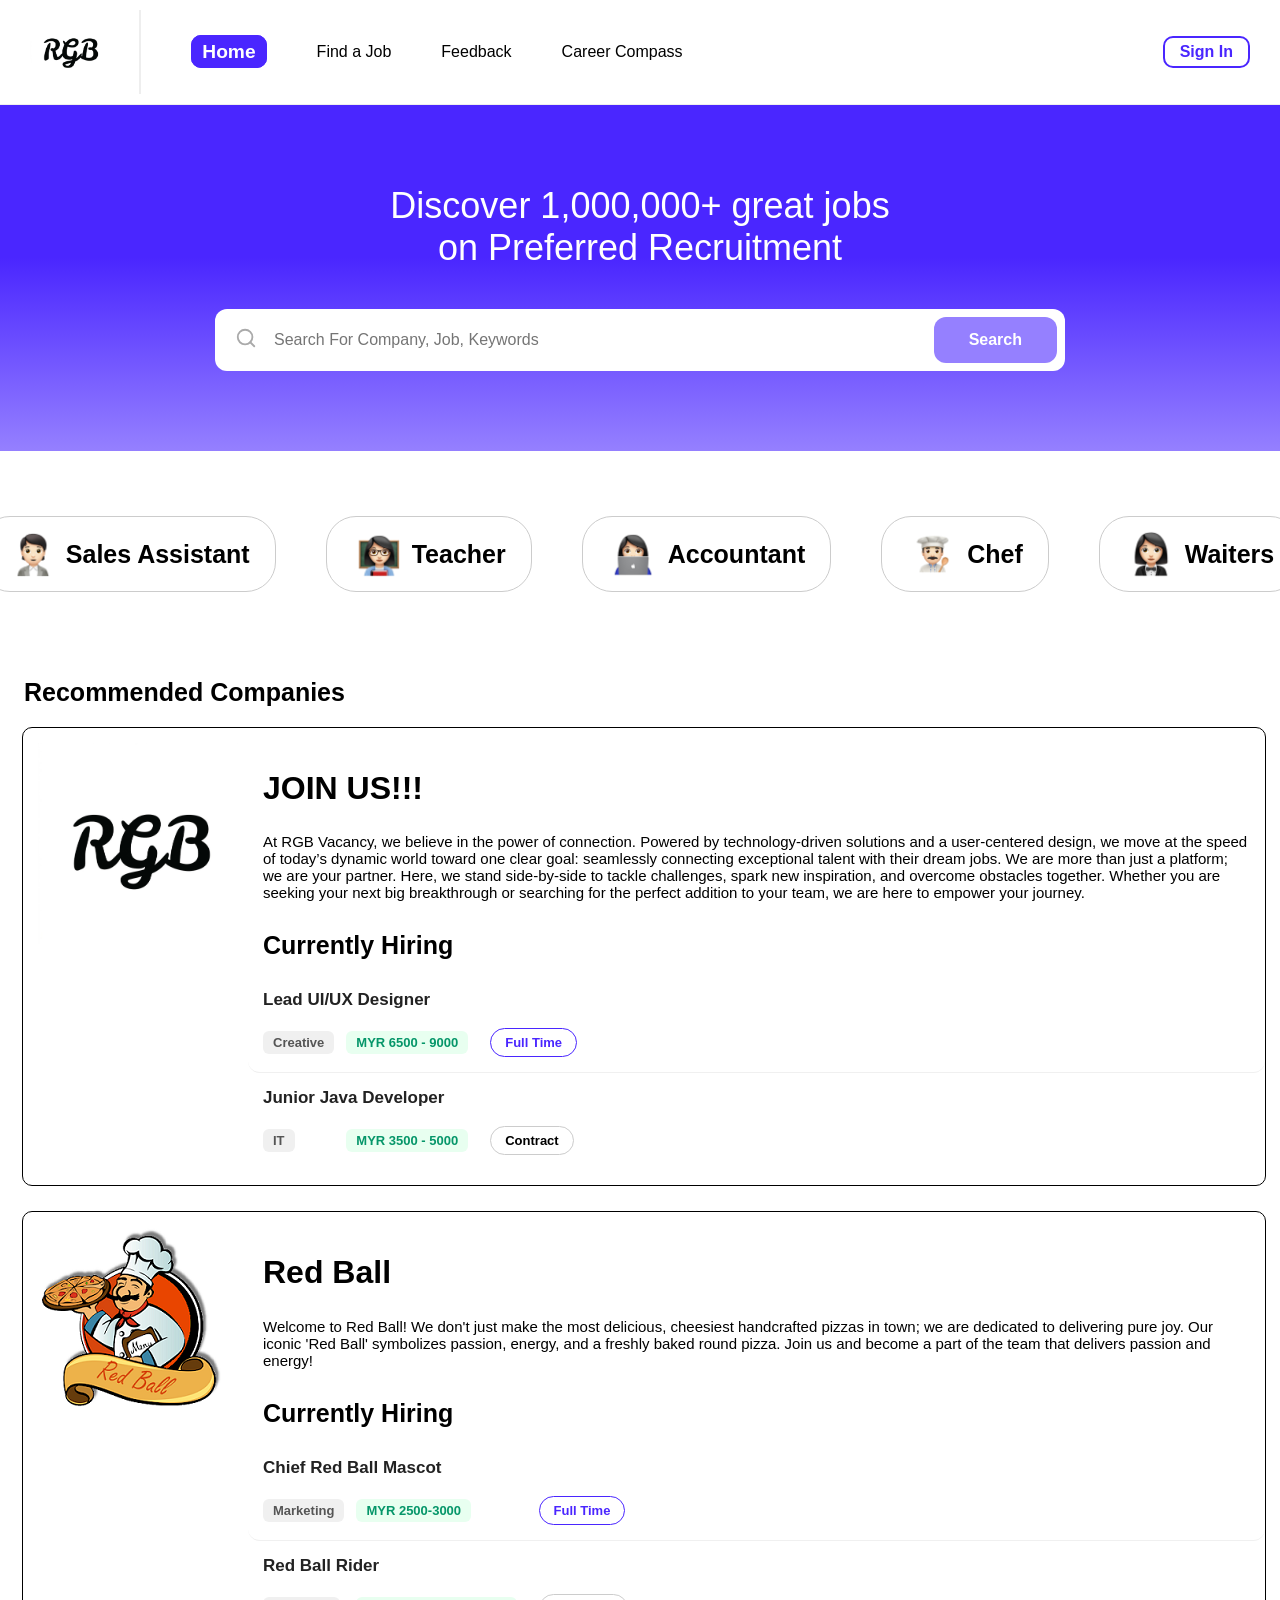
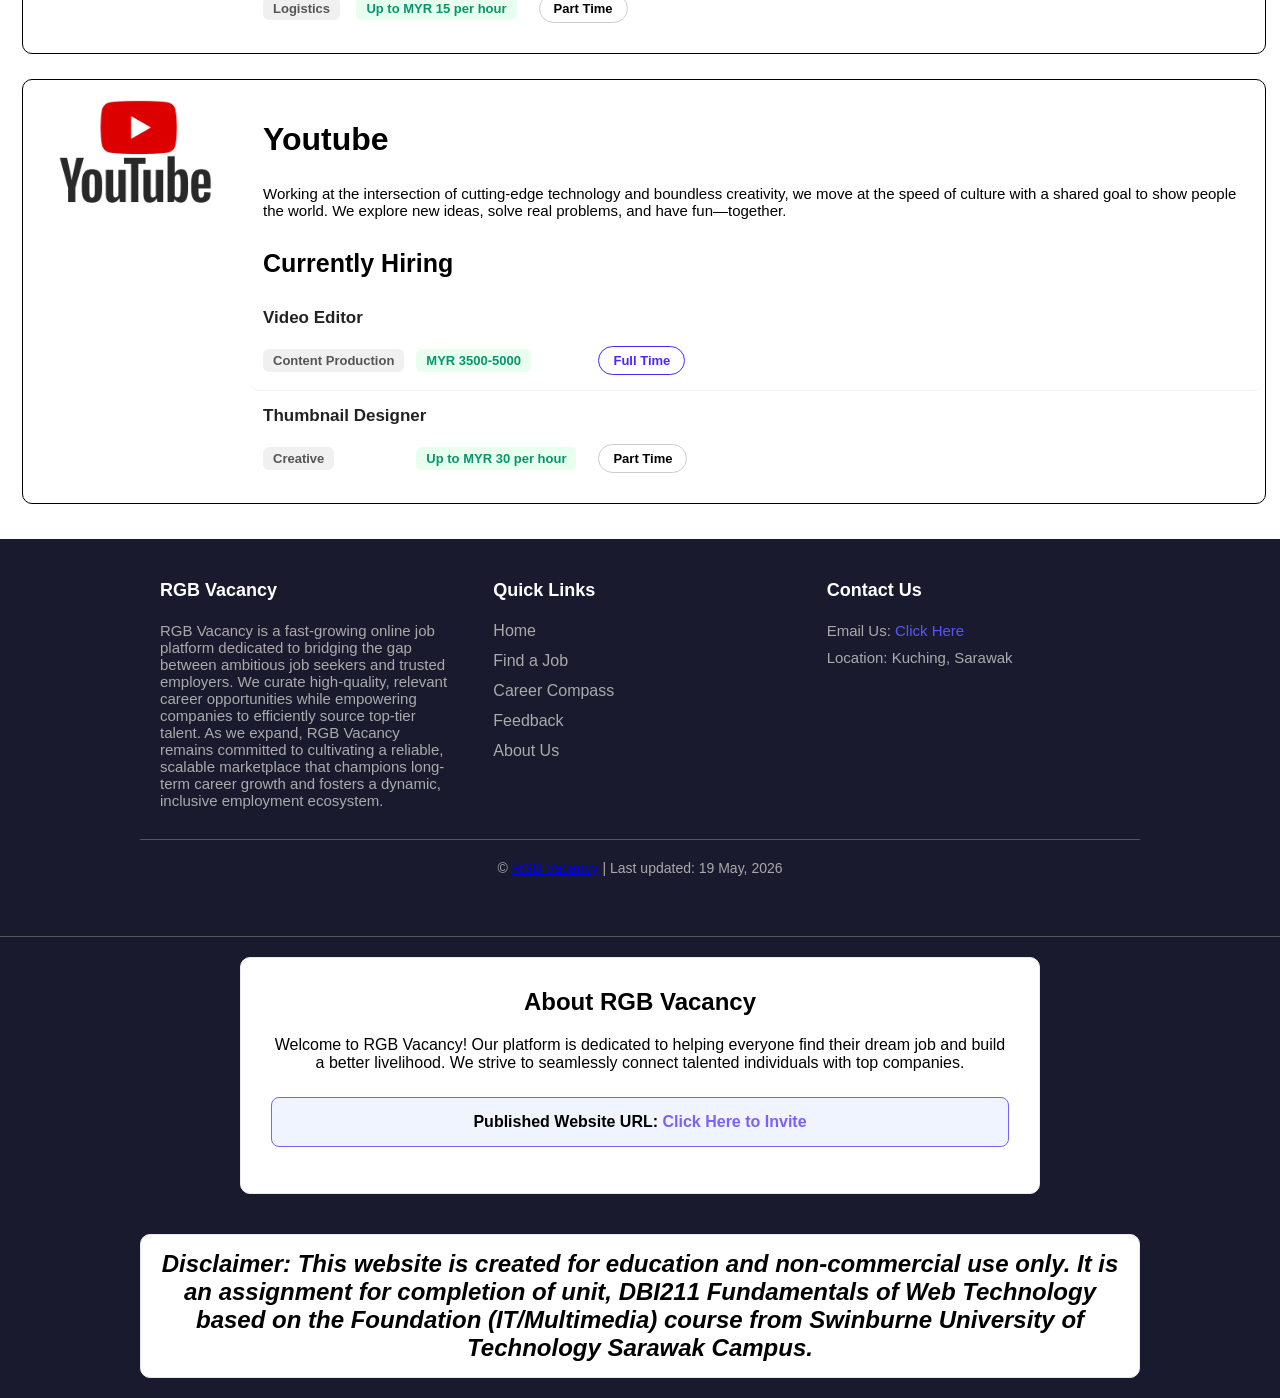
<file: index.html>
<!--
Group RGB Vacancy
Date: 29/04/2026
Validated: 19/05/2026 Ok
Description: DBI211 Group Assingment Home Page
-->

<!DOCTYPE html>
<html lang="en">
    <head>
        <meta charset="UTF-8">
        <meta name="viewport" content="width=device-width, initial-scale=1.0">
        <meta name="author" content="RGB Vacancy Group">
        <meta name="keywords" content="Job, Job Search, Vacancy, RGB Vacancy">

        <link href="./style.css" type="text/css" rel="stylesheet">

        <title>RGB Vacancy - Home </title>
    </head>

    <body class="page-home">
        <header class="header-contains">
            <div class="logo-area">
                <a href="index.html">
                    <img src="./images/Logo/RGB_LOGO.png" alt="RGB Vacancy Logo" class="logo-img">
                </a>
            </div>

            <nav class="main-nav">
                <ul>
                    <li>
                        <a href="index.html" class="nav-home">Home</a>
                    </li>

                    <li>
                        <a href="job.html" class="nav-job">Find a Job</a>
                    </li>
                    
                    <li>
                        <a href="feedback.html" class="nav-feedback">Feedback</a>
                    </li>

                    <li>
                        <a href="compass.html" class="nav-compass">Career Compass</a>
                    </li>
                </ul>
            </nav>

            <div class="authorize-container">
                <div class="guest-view">
                    <a href="login.html" class="header-btn-login">Sign In</a>
                </div>

                <div class="user-view">
                    <span class="user-wel-text">Hi, User</span>
                    <a class="user-container" href="user.html" title="Personal">
                        <div class="user-icon"></div>
                    </a>

                    <button class="header-btn-logout" onclick="changeloginstatus()">
                        Log Out
                    </button>
                </div>
            </div>
        </header>

        <section class="searchbar-area">
            <div class="searchbar-content">
                <h1>Discover 1,000,000+ great jobs<br>on Preferred Recruitment</h1>

                <search>
                    <form action="#" class="search-form">

                        <!-- search icon using svg( Generate By Gemini) -->
                        <label for="search-input">
                            <svg class="search-icon" viewBox="0 0 24 24" fill="none" stroke="currentColor" stroke-width="2" stroke-linecap="round" stroke-linejoin="round">
                                <circle cx="11" cy="11" r="8"></circle>
                                <line x1="21" y1="21" x2="16.65" y2="16.65"></line>
                            </svg>
                        </label>

                        <input type="search" placeholder="Search For Company, Job, Keywords" class="search-input" id="search-input" required>
                        <button type="submit" class="search-btn">Search</button>
                    </form>
                </search>
            </div>
        </section>

        <div class="main-job-nav-contain">
            <nav class="main-job-nav">
                <ul>
                    <li>
                        <a href="job.html">
                            <img src="./images/Job/sales.png" alt="Sales-icon">
                            <span>Sales Assistant</span>
                        </a>
                    </li>

                    <li>
                        <a href="job.html">
                            <img src="./images/Job/teacher.png" alt="Teacher-icon">
                            <span>Teacher</span>
                        </a>
                    </li>

                    <li>
                        <a href="job.html">
                            <img src="./images/Job/accountant.png" alt="Accountant-icon">
                            <span>Accountant</span>
                        </a>
                    </li>

                    <li>
                        <a href="job.html">
                            <img src="./images/Job/chef.png" alt="Chef-icon">
                            <span>Chef</span>
                        </a>
                    </li>

                    <li>
                        <a href="job.html">
                            <img src="./images/Job/waiters.png" alt="Waiters-icon">
                            <span>Waiters</span>
                        </a>
                    </li>
                </ul>
            </nav>

            <article class="card-contains">
                <fieldset class="recommended-contains">
                    <legend><h2>Recommended Companies</h2></legend>

                    <div class="company-list">
                        <!--Java Script (company.js)-->
                    </div>

                </fieldset>
            </article>
        </div>

        <footer class="footer-contains">
            <table class="footer-table">
                <thead>
                    <tr>
                        <th>RGB Vacancy</th>
                        <th>Quick Links</th>
                        <th>Contact Us</th>
                    </tr>
                </thead>
                
                <tbody>
                    <tr>
                        <td class="footer-description">
                            <p>RGB Vacancy is a fast-growing online job platform dedicated to bridging the gap between ambitious job seekers and trusted employers. We curate high-quality, relevant career opportunities while empowering companies to efficiently source top-tier talent. As we expand, RGB Vacancy remains committed to cultivating a reliable, scalable marketplace that champions long-term career growth and fosters a dynamic, inclusive employment ecosystem.</p>
                        </td>
                        <td class="footer-links">
                            <ul>
                                <li><a href="index.html">Home</a></li>
                                <li><a href="job.html">Find a Job</a></li>
                                <li><a href="compass.html">Career Compass</a></li>
                                <li><a href="feedback.html">Feedback</a></li>
                                <li><a href="about.html">About Us</a></li>
                            </ul>
                        </td>
                        <td class="footer-contact">
                            <p>Email Us: <span><a href="mailto:#">Click Here</a></span></p>
                            <p>Location: Kuching, Sarawak</p>
                        </td>
                    </tr>
                </tbody>

                <tfoot>
                    <tr>
                        <td colspan="3" class="footer-bottom-cell">
                            &copy; <a href="about.html" class="group-link">RGB Vacancy</a> | Last updated: 19 May, 2026
                        </td>
                    </tr>
                </tfoot>
            </table>
        </footer>

        <section class="assignment-intro-section">
            <div class="intro-box">
                <h2>About RGB Vacancy</h2>
                <p>Welcome to RGB Vacancy! Our platform is dedicated to helping everyone find their dream job and build a better livelihood. We strive to seamlessly connect talented individuals with top companies.</p>
                
                <p class="published-url">
                    <strong>Published Website URL:</strong>
                    <a href="https://qi0725.github.io/RGB__Vacancy/" target="_blank">Click Here to Invite</a>
                </p>
            </div>
        </section>

        <section class="assignment-disclaimer-contains">
            <div class="assignment-disclaimer">
                <h2>Disclaimer: This website is created for education and non-commercial use only. It is an assignment for completion of unit, DBI211 Fundamentals of Web Technology based on the Foundation (IT/Multimedia) course from Swinburne University of Technology Sarawak Campus.</h2>
            </div>
        </section>
        
        <script src="./js/login_status.js"></script>
        <script src="./js/company.js"></script>
    </body>
</html>
</file>
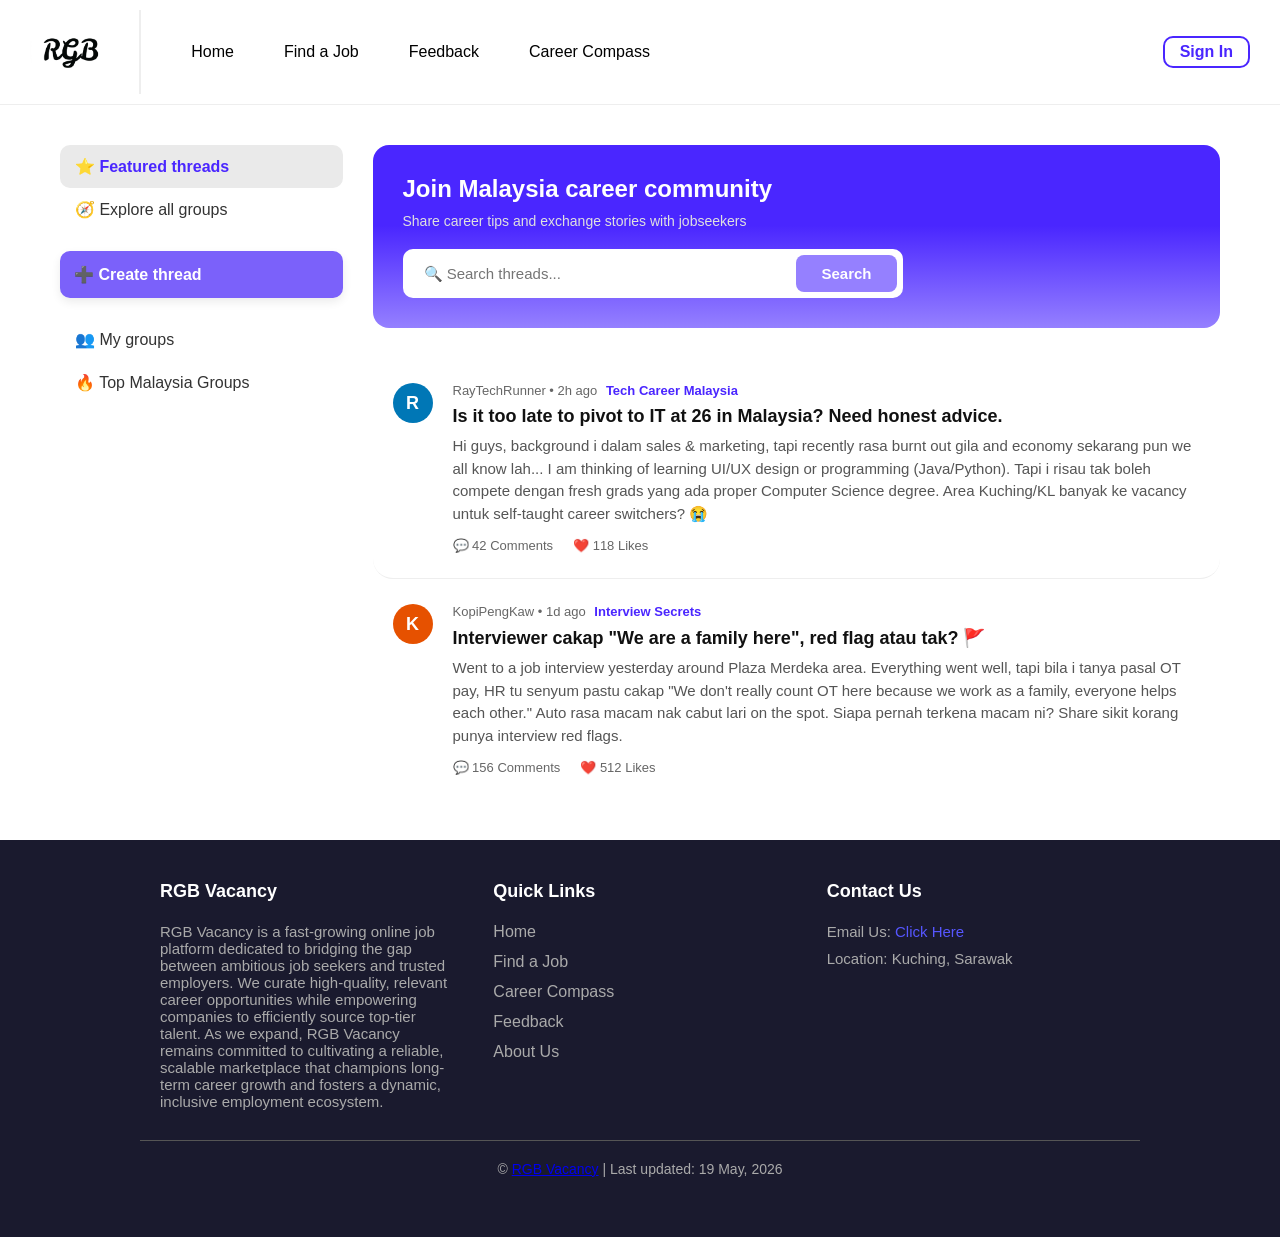
<file: compass.html>
<!--
Group RGB Vacancy
Date: 19/05/2026
Validated: 19/05/2026 Ok
Description: DBI211 Group Assignment Career Compass Page
-->

<!DOCTYPE html>
<html lang="en">
    <head>
        <meta charset="UTF-8">
        <meta name="viewport" content="width=device-width, initial-scale=1.0">
        <meta name="author" content="RGB Vacancy Group">

        <link href="./style.css" type="text/css" rel="stylesheet">

        <title>RGB Vacancy - Career Compass</title>
    </head>

    <body class="page-compass">
        <header class="header-contains">
            <div class="logo-area">
                <a href="index.html">
                    <img src="./images/Logo/RGB_LOGO.png" alt="RGB Vacancy Logo" class="logo-img">
                </a>
            </div>

            <nav class="main-nav">
                <ul>
                    <li>
                        <a href="index.html" class="nav-home">Home</a>
                    </li>

                    <li>
                        <a href="job.html" class="nav-job">Find a Job</a>
                    </li>
                    
                    <li>
                        <a href="feedback.html" class="nav-feedback">Feedback</a>
                    </li>

                    <li>
                        <a href="compass.html" class="nav-compass">Career Compass</a>
                    </li>
                </ul>
            </nav>

            <div class="authorize-container">
                <div class="guest-view">
                    <a href="login.html" class="header-btn-login">Sign In</a>
                </div>

                <div class="user-view">
                    <span class="user-wel-text">Hi, User</span>
                    <a class="user-container" href="user.html" title="Personal">
                        <div class="user-icon"></div>
                    </a>

                    <button class="header-btn-logout" onclick="changeloginstatus()">
                        Log Out
                    </button>
                </div>
            </div>
        </header>

        <article class="community-contains">
            <aside class="community-sidebar">
                <ul class="community-sidebar-menu">
                    <li class="active">
                        <a href="#">⭐ Featured threads</a>
                    </li>

                    <li>
                        <a href="#">🧭 Explore all groups</a>
                    </li>
                </ul>

                <a href="#" class="create-thread-btn">➕ Create thread</a>

                <ul class="community-sidebar-menu">
                    <li>
                        <a href="#">👥 My groups</a>
                    </li>

                    <li>
                        <a href="#">🔥 Top Malaysia Groups</a>
                    </li>
                </ul>
            </aside>

            <div class="community-main">
                <div class="community-search">
                    <h1>Join Malaysia career community</h1>
                    <p>Share career tips and exchange stories with jobseekers</p>

                    <form action="#" class="community-search-form">
                        <input type="search" name="searchQuery" placeholder="🔍 Search threads..." required>
                        <button type="submit" class="community-search-btn">Search</button>
                    </form>
                </div>

                <a href="#" class="thread-item">
                    <div class="avatar letter-r">R</div>

                    <div class="thread-details">
                        <div class="thread-meta">
                            <span class="author-name">RayTechRunner</span> • <span class="post-time">2h ago</span>
                            <span class="group-tag">Tech Career Malaysia</span>
                        </div>
                        <h2 class="thread-title">Is it too late to pivot to IT at 26 in Malaysia? Need honest advice.</h2>
                        <p class="thread-snippet">Hi guys, background i dalam sales & marketing, tapi recently rasa burnt out gila and economy sekarang pun we all know lah... I am thinking of learning UI/UX design or programming (Java/Python). Tapi i risau tak boleh compete dengan fresh grads yang ada proper Computer Science degree. Area Kuching/KL banyak ke vacancy untuk self-taught career switchers? 😭</p>
                        <div class="thread-actions">
                            <span>💬 42 Comments</span>
                            <span>❤️ 118 Likes</span>
                        </div>
                    </div>
                </a>

                <div class="thread-item">
                    <div class="avatar letter-k">K</div>
                    
                    <div class="thread-details">
                        <div class="thread-meta">
                            <span class="author-name">KopiPengKaw</span> • <span class="post-time">1d ago</span>
                            <span class="group-tag">Interview Secrets</span>
                        </div>
                        <h2 class="thread-title">Interviewer cakap "We are a family here", red flag atau tak? 🚩</h2>
                        <p class="thread-snippet">Went to a job interview yesterday around Plaza Merdeka area. Everything went well, tapi bila i tanya pasal OT pay, HR tu senyum pastu cakap "We don't really count OT here because we work as a family, everyone helps each other." Auto rasa macam nak cabut lari on the spot. Siapa pernah terkena macam ni? Share sikit korang punya interview red flags.</p>
                        <div class="thread-actions">
                            <span>💬 156 Comments</span>
                            <span>❤️ 512 Likes</span>
                        </div>
                    </div>
                </div>
            </div>
        </article>

        <footer class="footer-contains">
            <table class="footer-table">
                <thead>
                    <tr>
                        <th>RGB Vacancy</th>
                        <th>Quick Links</th>
                        <th>Contact Us</th>
                    </tr>
                </thead>
                
                <tbody>
                    <tr>
                        <td class="footer-description">
                            <p>RGB Vacancy is a fast-growing online job platform dedicated to bridging the gap between ambitious job seekers and trusted employers. We curate high-quality, relevant career opportunities while empowering companies to efficiently source top-tier talent. As we expand, RGB Vacancy remains committed to cultivating a reliable, scalable marketplace that champions long-term career growth and fosters a dynamic, inclusive employment ecosystem.</p>
                        </td>
                        <td class="footer-links">
                            <ul>
                                <li><a href="index.html">Home</a></li>
                                <li><a href="job.html">Find a Job</a></li>
                                <li><a href="compass.html">Career Compass</a></li>
                                <li><a href="feedback.html">Feedback</a></li>
                                <li><a href="about.html">About Us</a></li>
                            </ul>
                        </td>
                        <td class="footer-contact">
                            <p>Email Us: <span><a href="mailto:#">Click Here</a></span></p>
                            <p>Location: Kuching, Sarawak</p>
                        </td>
                    </tr>
                </tbody>

                <tfoot>
                    <tr>
                        <td colspan="3" class="footer-bottom-cell">
                            &copy; <a href="about.html" class="group-link">RGB Vacancy</a> | Last updated: 19 May, 2026
                        </td>
                    </tr>
                </tfoot>
            </table>
        </footer>

        <script src="./js/login_status.js"></script>
    </body>
</html>
</file>
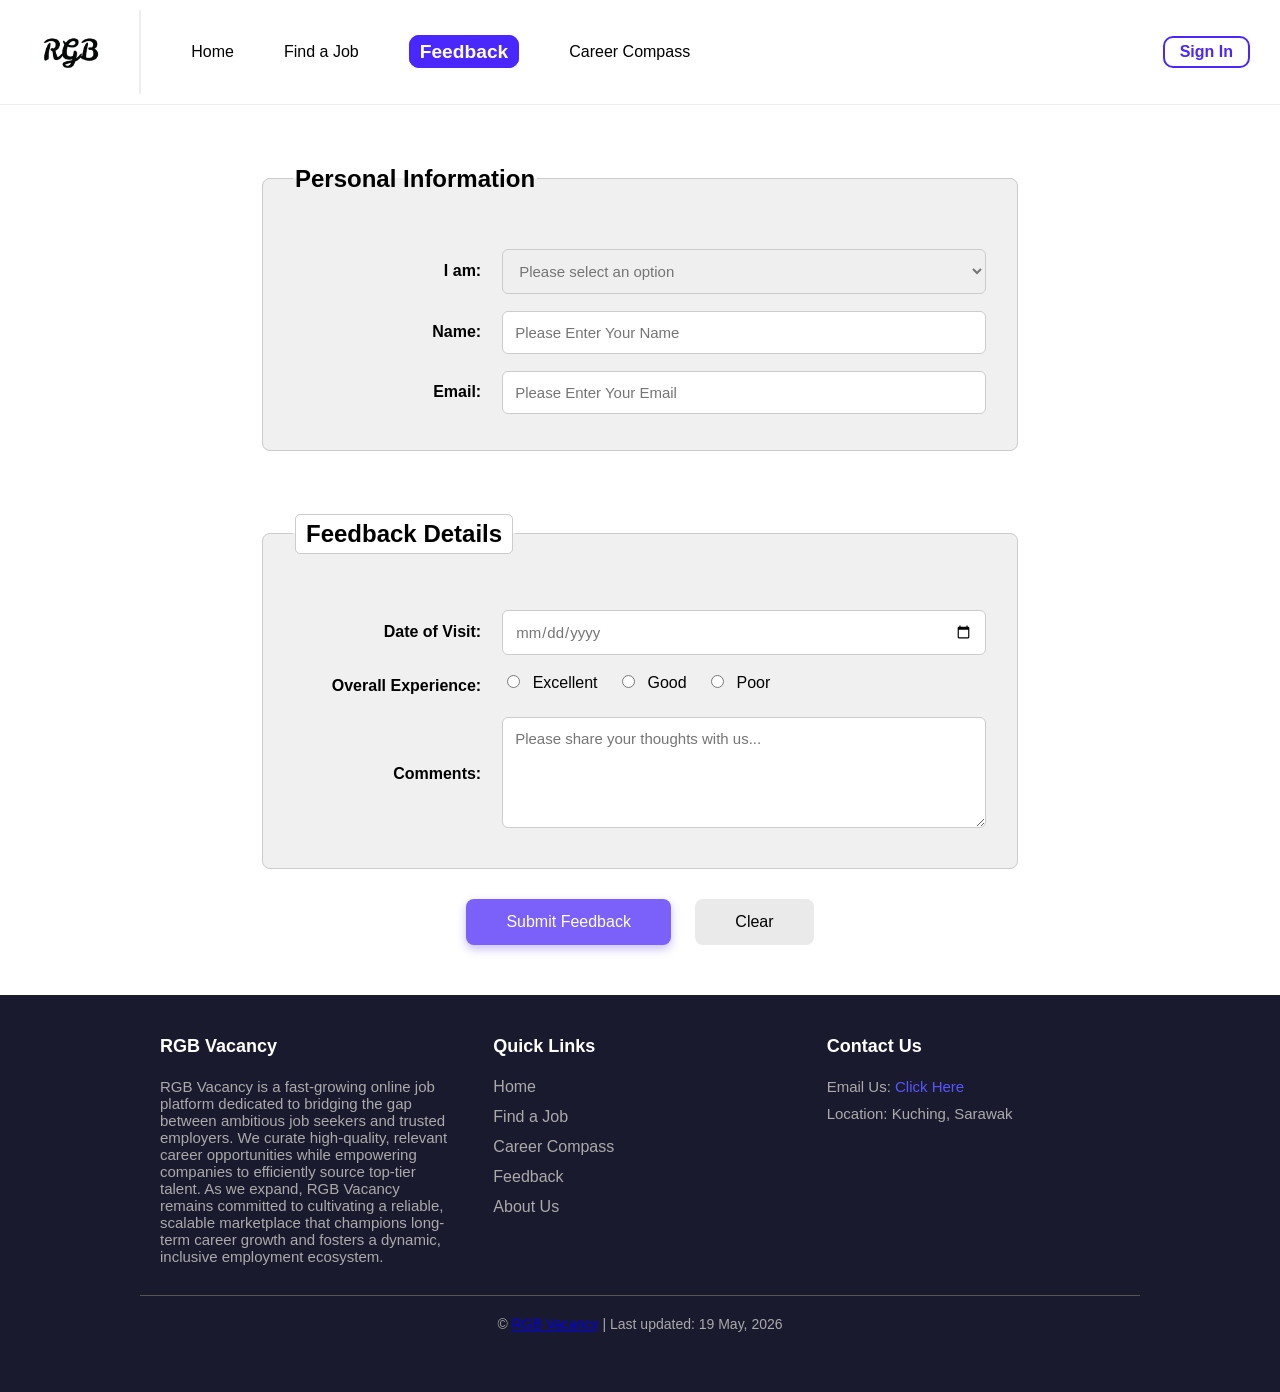
<file: feedback.html>
<!--
Group RGB Vacancy
Date: 05/05/2026
Validated: 05/05/2026 Ok
Description: DBI211 Group Assignment Feedback Page
-->

<!DOCTYPE html>
<html lang="en">
    <head>
        <meta charset="UTF-8">
        <meta name="viewport" content="width=device-width, initial-scale=1.0">
        <meta name="author" content="RGB Vacancy Group">

        <link href="./style.css" type="text/css" rel="stylesheet">

        <title>RGB Vacancy - Feedback </title>
    </head>

    <body class="page-feedback">
        <header class="header-contains">
            <div class="logo-area">
                <a href="index.html">
                    <img src="./images/Logo/RGB_LOGO.png" alt="RGB Vacancy Logo" class="logo-img">
                </a>
            </div>

            <nav class="main-nav">
                <ul>
                    <li>
                        <a href="index.html" class="nav-home">Home</a>
                    </li>

                    <li>
                        <a href="job.html" class="nav-job">Find a Job</a>
                    </li>
                    
                    <li>
                        <a href="feedback.html" class="nav-feedback">Feedback</a>
                    </li>

                    <li>
                        <a href="compass.html" class="nav-compass">Career Compass</a>
                    </li>
                </ul>
            </nav>

            <div class="authorize-container">
                <div class="guest-view">
                    <a href="login.html" class="header-btn-login">Sign In</a>
                </div>

                <div class="user-view">
                    <span class="user-wel-text">Hi, User</span>
                    <a class="user-container" href="user.html" title="Personal">
                        <div class="user-icon"></div>
                    </a>

                    <button class="header-btn-logout" onclick="changeloginstatus()">
                        Log Out
                    </button>
                </div>
            </div>
        </header>

        <article class="feedback-contains">
            <form name="feedback" action="./thanks.html" method="get">
                <fieldset class="feedback-information">
                    <legend><h1>Personal Information</h1></legend>
                    <table class="feedback-form-table">
                        <tr>
                            <td><label for="whoami">I am:</label></td>
                            <td>
                                <select id="whoami" name="UserType" class="feedback-form-table-input-1" required>
                                    <option value="" disabled selected>Please select an option</option>
                                    <option value="customer">RGB individuals customer / prospect</option>
                                    <option value="HR">Company HR / Authorised Personnel</option>
                                    <option value="Nothing">Prefers not to say</option>
                                </select>
                            </td>
                        </tr>

                        <tr>
                            <td><label for="name">Name:</label></td>
                            <td>
                                <input type="text" id="name" name="Name" class="feedback-form-table-input-1" placeholder="Please Enter Your Name" required>
                            </td>
                        </tr>

                        <tr>
                            <td><label for="email">Email:</label></td>
                            <td>
                                <input type="email" id="email" name="Email" class="feedback-form-table-input-1" placeholder="Please Enter Your Email" required>
                            </td>
                        </tr>
                    </table>
                </fieldset>

                <br>

                <fieldset class="feedback-details">
                    <legend><h2>Feedback Details</h2></legend>
                    <table class="feedback-form-table">
                        <tr>
                            <td><label for="visit-date">Date of Visit:</label></td>
                            <td>
                                <input type="date" id="visit-date" name="VisitDate" class="feedback-form-table-input-1" required>
                            </td>
                        </tr>

                        <tr>
                            <td><label>Overall Experience:</label></td>
                            <td>
                                <span class="feedback-rate">
                                    <input type="radio" id="rate-excellent" name="Experience" value="Excellent" class="feedback-form-table-input-2" required>
                                    <label for="rate-excellent">Excellent</label>
                                </span>

                                <span class="feedback-rate">
                                    <input type="radio" id="rate-good" name="Experience" value="Good" class="feedback-form-table-input-2">
                                    <label for="rate-good">Good</label>
                                </span>

                                <span class="feedback-rate">
                                    <input type="radio" id="rate-poor" name="Experience" value="Poor" class="feedback-form-table-input-2">
                                    <label for="rate-poor">Poor</label>
                                </span>
                            </td>
                        </tr>

                        <tr>
                            <td><label for="comments">Comments:</label></td>
                            <td>
                                <textarea id="comments" name="Comments" rows="5" cols="40" class="feedback-form-table-input-1" placeholder="Please share your thoughts with us..." required></textarea>
                            </td>
                        </tr>
                    </table>
                </fieldset>

                <div class="feedback-submit-area">
                    <button type="submit" class="feedback-submit-btn">Submit Feedback</button>
                    <button type="reset" class="feedback-reset-btn">Clear</button>
                </div>

            </form>
        </article>
    
        <footer class="footer-contains">
            <table class="footer-table">
                <thead>
                    <tr>
                        <th>RGB Vacancy</th>
                        <th>Quick Links</th>
                        <th>Contact Us</th>
                    </tr>
                </thead>
                
                <tbody>
                    <tr>
                        <td class="footer-description">
                            <p>RGB Vacancy is a fast-growing online job platform dedicated to bridging the gap between ambitious job seekers and trusted employers. We curate high-quality, relevant career opportunities while empowering companies to efficiently source top-tier talent. As we expand, RGB Vacancy remains committed to cultivating a reliable, scalable marketplace that champions long-term career growth and fosters a dynamic, inclusive employment ecosystem.</p>
                        </td>
                        <td class="footer-links">
                            <ul>
                                <li><a href="index.html">Home</a></li>
                                <li><a href="job.html">Find a Job</a></li>
                                <li><a href="compass.html">Career Compass</a></li>
                                <li><a href="feedback.html">Feedback</a></li>
                                <li><a href="about.html">About Us</a></li>
                            </ul>
                        </td>
                        <td class="footer-contact">
                            <p>Email Us: <span><a href="mailto:#">Click Here</a></span></p>
                            <p>Location: Kuching, Sarawak</p>
                        </td>
                    </tr>
                </tbody>

                <tfoot>
                    <tr>
                        <td colspan="3" class="footer-bottom-cell">
                            &copy; <a href="about.html" class="group-link">RGB Vacancy</a> | Last updated: 19 May, 2026
                        </td>
                    </tr>
                </tfoot>
            </table>
        </footer>

        <script src="./js/login_status.js"></script>
    </body>
</html>
</file>
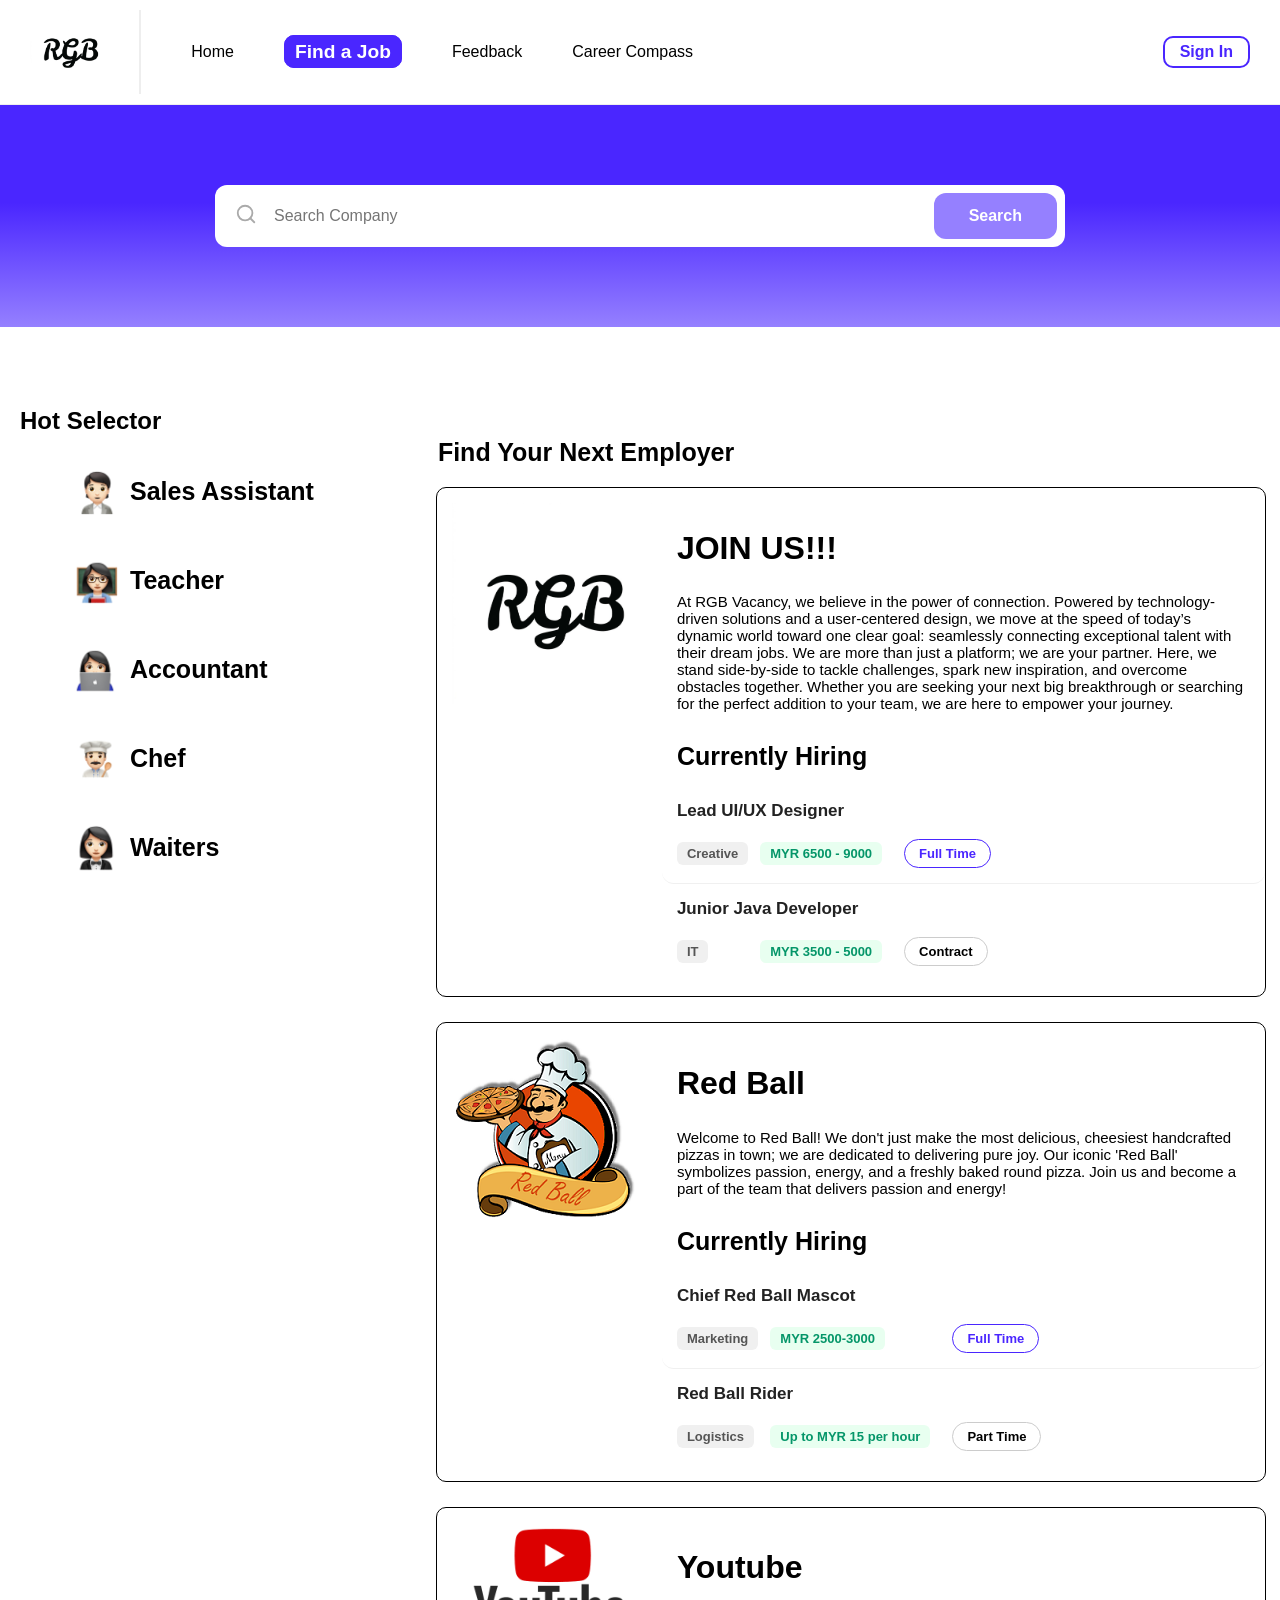
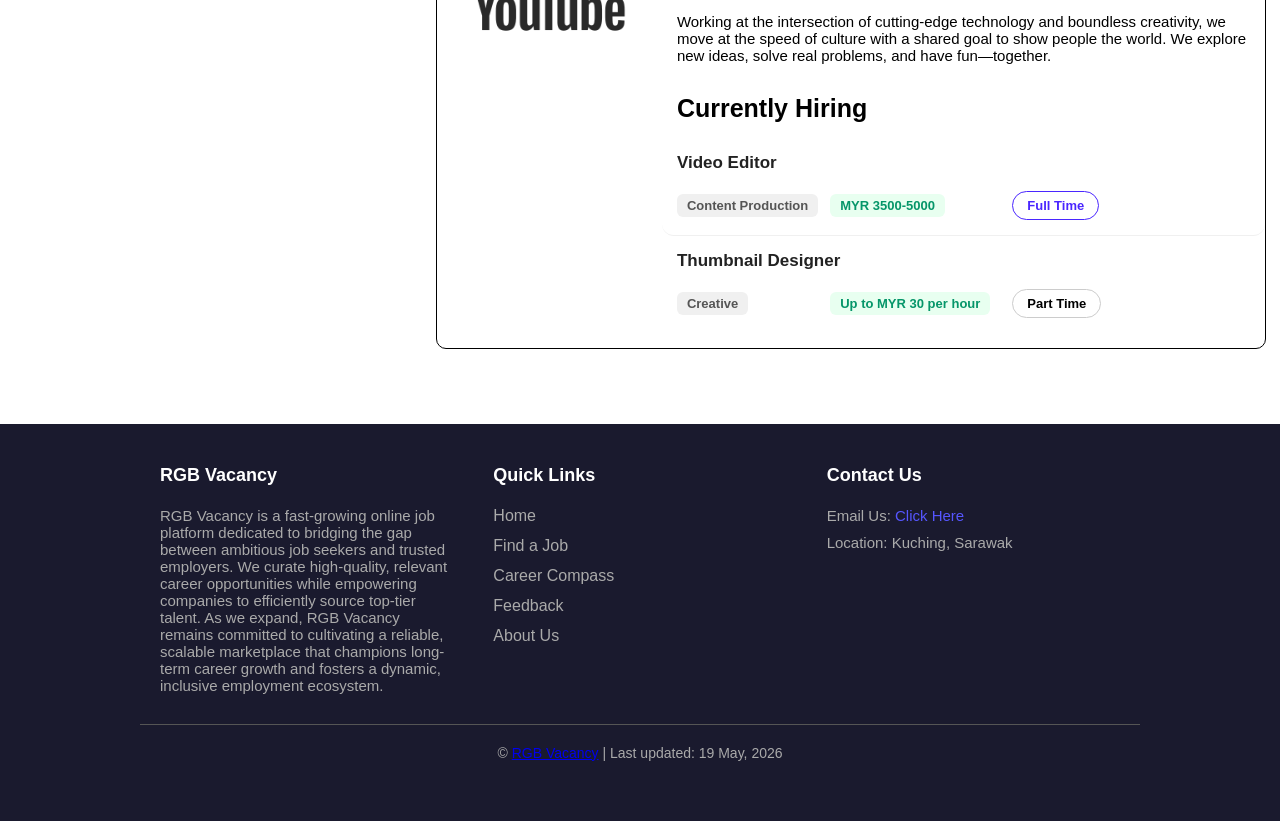
<file: job.html>
<!--
Group RGB Vacancy
Date: 30/04/2026
Validated: 19/05/2026 Ok
Description: DBI211 Group Assignment Job Page
-->

<!DOCTYPE html>
<html lang="en">
    <head>
        <meta charset="UTF-8">
        <meta name="viewport" content="width=device-width, initial-scale=1.0">
        <meta name="author" content="RGB Vacancy Group">

        <link href="./style.css" type="text/css" rel="stylesheet">

        <title>RGB Vacancy - Find  a Job</title>
    </head>

    <body class="page-job">
        <header class="header-contains">
            <div class="logo-area">
                <a href="index.html">
                    <img src="./images/Logo/RGB_LOGO.png" alt="RGB Vacancy Logo" class="logo-img">
                </a>
            </div>

            <nav class="main-nav">
                <ul>
                    <li>
                        <a href="index.html" class="nav-home">Home</a>
                    </li>

                    <li>
                        <a href="job.html" class="nav-job">Find a Job</a>
                    </li>
                    
                    <li>
                        <a href="feedback.html" class="nav-feedback">Feedback</a>
                    </li>

                    <li>
                        <a href="compass.html" class="nav-compass">Career Compass</a>
                    </li>
                </ul>
            </nav>

            <div class="authorize-container">
                <div class="guest-view">
                    <a href="login.html" class="header-btn-login">Sign In</a>
                </div>

                <div class="user-view">
                    <span class="user-wel-text">Hi, User</span>
                    <a class="user-container" href="user.html" title="Personal">
                        <div class="user-icon"></div>
                    </a>

                    <button class="header-btn-logout" onclick="changeloginstatus()">
                        Log Out
                    </button>
                </div>
            </div>
        </header>

        <div class="searchbar-area">
            <div class="searchbar-content">
                <search>
                    <form action="#" class="search-form">

                        <!-- search icon using svg -->
                        <label for="search-input">
                            <svg class="search-icon" viewBox="0 0 24 24" fill="none" stroke="currentColor" stroke-width="2" stroke-linecap="round" stroke-linejoin="round">
                                <circle cx="11" cy="11" r="8"></circle>
                                <line x1="21" y1="21" x2="16.65" y2="16.65"></line>
                            </svg>
                        </label>

                        <input type="search" placeholder="Search Company" class="search-input" id="search-input" required>
                        <button type="submit" class="search-btn">Search</button>
                    </form>
                </search>
            </div>
        </div>

        <div class="job-job-nav-contains">
            <aside class="job-job-nav">

                <h1>Hot Selector</h1>

                <ul>
                    <li>
                        <a href="#">
                            <img src="./images/Job/sales.png" alt="Sales-icon">
                            <span>Sales Assistant</span>
                        </a>
                    </li>

                    <li>
                        <a href="#">
                            <img src="./images/Job/teacher.png" alt="Teacher-icon">
                            <span>Teacher</span>
                        </a>
                    </li>

                    <li>
                        <a href="#">
                            <img src="./images/Job/accountant.png" alt="Accountant-icon">
                            <span>Accountant</span>
                        </a>
                    </li>

                    <li>
                        <a href="#">
                            <img src="./images/Job/chef.png" alt="Chef-icon">
                            <span>Chef</span>
                        </a>
                    </li>

                    <li>
                        <a href="#">
                            <img src="./images/Job/waiters.png" alt="Waiters-icon">
                            <span>Waiters</span>
                        </a>
                    </li>
                </ul>
            </aside>

            <article class="job-card-contains">
                <fieldset class="recommended-contains">
                    <legend><h2>Find Your Next Employer</h2></legend>

                    <div class="company-list">
                        <!--Java Script (company.js)-->
                    </div>
                </fieldset>
            </article>
        </div>

        <footer class="footer-contains">
            <table class="footer-table">
                <thead>
                    <tr>
                        <th>RGB Vacancy</th>
                        <th>Quick Links</th>
                        <th>Contact Us</th>
                    </tr>
                </thead>
                
                <tbody>
                    <tr>
                        <td class="footer-description">
                            <p>RGB Vacancy is a fast-growing online job platform dedicated to bridging the gap between ambitious job seekers and trusted employers. We curate high-quality, relevant career opportunities while empowering companies to efficiently source top-tier talent. As we expand, RGB Vacancy remains committed to cultivating a reliable, scalable marketplace that champions long-term career growth and fosters a dynamic, inclusive employment ecosystem.</p>
                        </td>
                        <td class="footer-links">
                            <ul>
                                <li><a href="index.html">Home</a></li>
                                <li><a href="job.html">Find a Job</a></li>
                                <li><a href="compass.html">Career Compass</a></li>
                                <li><a href="feedback.html">Feedback</a></li>
                                <li><a href="about.html">About Us</a></li>
                            </ul>
                        </td>
                        <td class="footer-contact">
                            <p>Email Us: <span><a href="mailto:#">Click Here</a></span></p>
                            <p>Location: Kuching, Sarawak</p>
                        </td>
                    </tr>
                </tbody>

                <tfoot>
                    <tr>
                        <td colspan="3" class="footer-bottom-cell">
                            &copy; <a href="about.html" class="group-link">RGB Vacancy</a> | Last updated: 19 May, 2026
                        </td>
                    </tr>
                </tfoot>
            </table>
        </footer>

        <script src="./js/login_status.js"></script>
        <script src="./js/company.js"></script>
    </body>
</html>
</file>
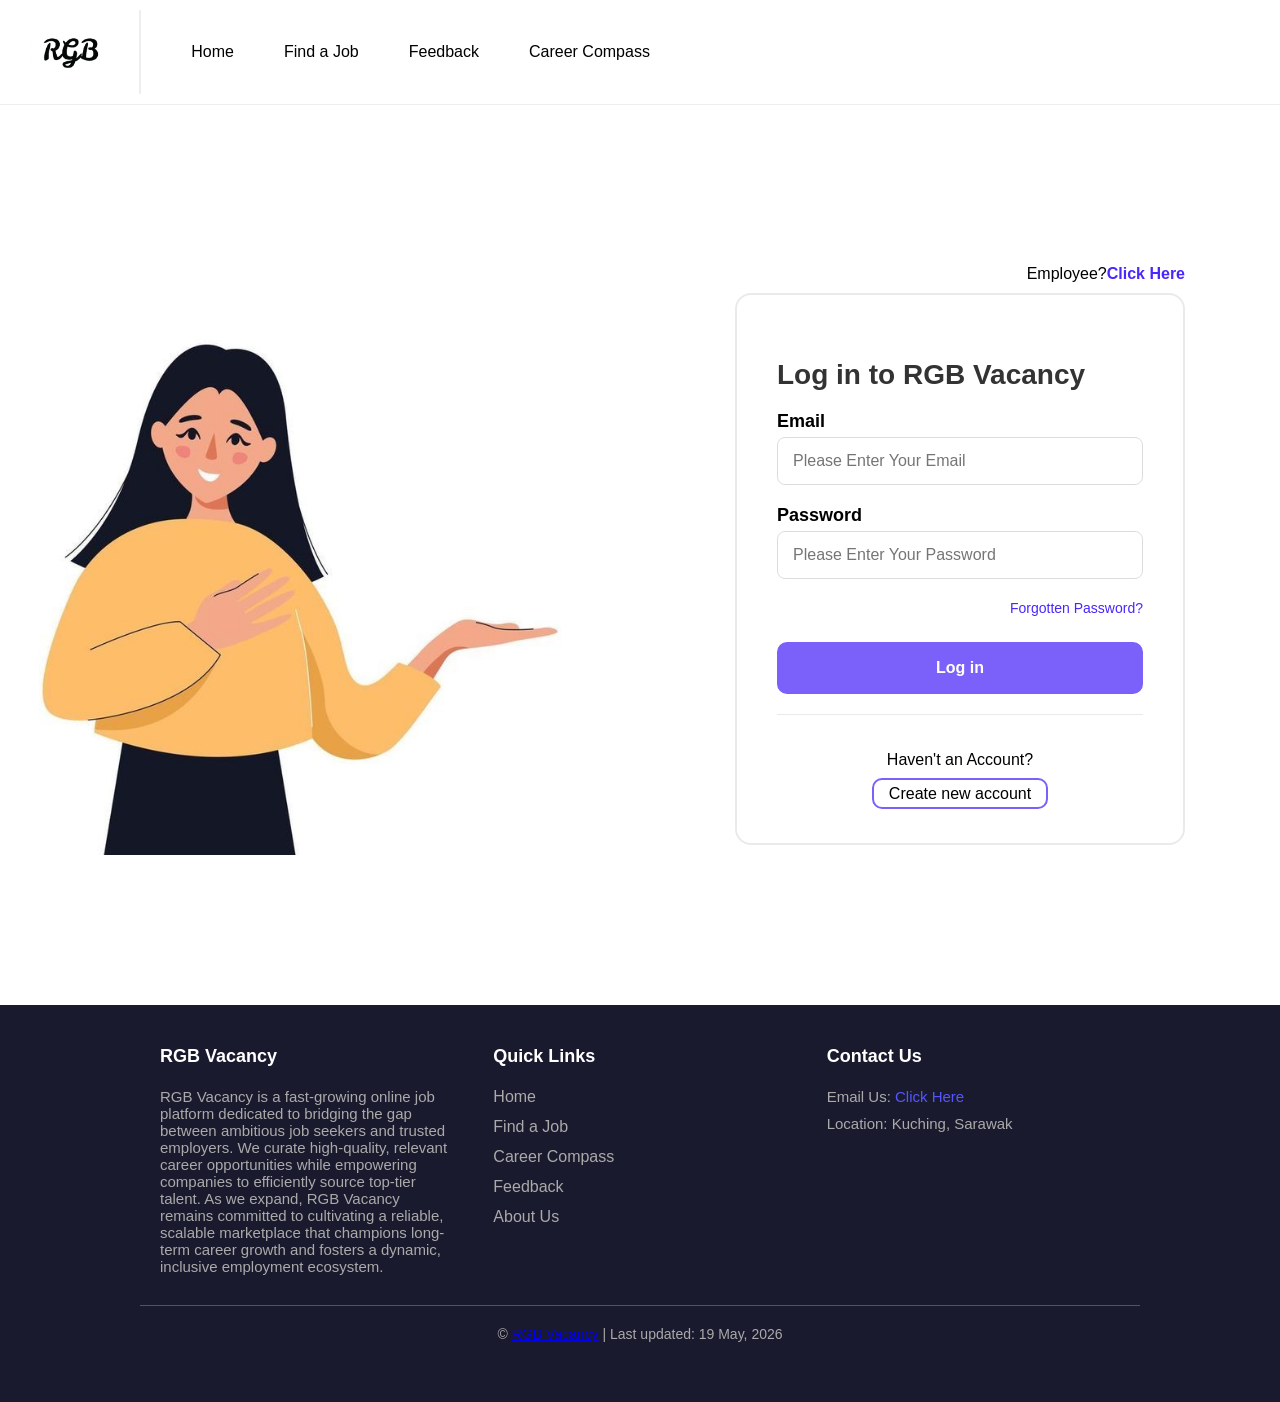
<file: login.html>
<!--
Group RGB Vacancy
Date: 30/04/2026
Validated: 19/05/2026 Ok
Description: DBI211 Group Assignment Login Page
-->

<!DOCTYPE html>
<html lang="en">
    <head>
        <meta charset="UTF-8">
        <meta name="viewport" content="width=device-width, initial-scale=1.0">
        <meta name="author" content="RGB Vacancy Group">

        <link href="./style.css" type="text/css" rel="stylesheet">

        <title>RGB Vacancy - Login </title>
    </head>

    <body class="page-login">
        <header class="header-contains">
            <div class="logo-area">
                <a href="index.html">
                    <img src="./images/Logo/RGB_LOGO.png" alt="RGB Vacancy Logo" class="logo-img">
                </a>
            </div>

            <nav class="main-nav">
                <ul>
                    <li>
                        <a href="index.html" class="nav-home">Home</a>
                    </li>

                    <li>
                        <a href="job.html" class="nav-job">Find a Job</a>
                    </li>
                    
                    <li>
                        <a href="feedback.html" class="nav-feedback">Feedback</a>
                    </li>

                    <li>
                        <a href="compass.html" class="nav-compass">Career Compass</a>
                    </li>
                </ul>
            </nav>

            <div class="authorize-container">
                <div class="guest-view">
                    <a href="login.html" class="header-btn-login">Sign In</a>
                </div>

                <div class="user-view">
                    <span class="user-wel-text">Hi, User</span>
                    <a class="user-container" href="user.html" title="Personal">
                        <div class="user-icon"></div>
                    </a>

                    <button class="header-btn-logout" onclick="changeloginstatus()">
                        Log Out
                    </button>
                </div>
            </div>
        </header>


        <article class="login-contains">
            <div class="left-login">
                <img src="./images/background/login.jpeg" alt="Login background">
            </div>

            <div class="right-login">
                <div class="login-employee">
                    <p>
                        Employee?<span><a href="#">Click Here</a></span>
                    </p>
                </div>
                <div class="login-card">
                    <h1>Log in to RGB Vacancy</h1>
                    <form name="login">
                        <div class="input-group">
                            <label for="email">Email</label>
                            <input type="email" id="email" placeholder="Please Enter Your Email">
                        </div>

                        <div class="input-group">
                            <label for="password">Password</label>
                            <input type="password" id="password" placeholder="Please Enter Your Password" maxlength="18">
                        </div>

                        <div class="forget-password">
                            <a href="#">Forgotten Password?</a>
                        </div>

                        <button type="submit" class="login-btn-login">Log in</button>
                    </form>
                    <div class="goto-register">
                        <p>Haven't an Account?</p>
                        <a href="register.html">Create new account</a>
                    </div>
                </div>
            </div>
        </article>

        <footer class="footer-contains">
            <table class="footer-table">
                <thead>
                    <tr>
                        <th>RGB Vacancy</th>
                        <th>Quick Links</th>
                        <th>Contact Us</th>
                    </tr>
                </thead>
                
                <tbody>
                    <tr>
                        <td class="footer-description">
                            <p>RGB Vacancy is a fast-growing online job platform dedicated to bridging the gap between ambitious job seekers and trusted employers. We curate high-quality, relevant career opportunities while empowering companies to efficiently source top-tier talent. As we expand, RGB Vacancy remains committed to cultivating a reliable, scalable marketplace that champions long-term career growth and fosters a dynamic, inclusive employment ecosystem.</p>
                        </td>
                        <td class="footer-links">
                            <ul>
                                <li><a href="index.html">Home</a></li>
                                <li><a href="job.html">Find a Job</a></li>
                                <li><a href="compass.html">Career Compass</a></li>
                                <li><a href="feedback.html">Feedback</a></li>
                                <li><a href="about.html">About Us</a></li>
                            </ul>
                        </td>
                        <td class="footer-contact">
                            <p>Email Us: <span><a href="mailto:#">Click Here</a></span></p>
                            <p>Location: Kuching, Sarawak</p>
                        </td>
                    </tr>
                </tbody>

                <tfoot>
                    <tr>
                        <td colspan="3" class="footer-bottom-cell">
                            &copy; <a href="about.html" class="group-link">RGB Vacancy</a> | Last updated: 19 May, 2026
                        </td>
                    </tr>
                </tfoot>
            </table>
        </footer>
        
        <script src="./js/verify_login_register.js"></script>
        <script src="./js/login_status.js"></script>
    </body>
</html>
</file>
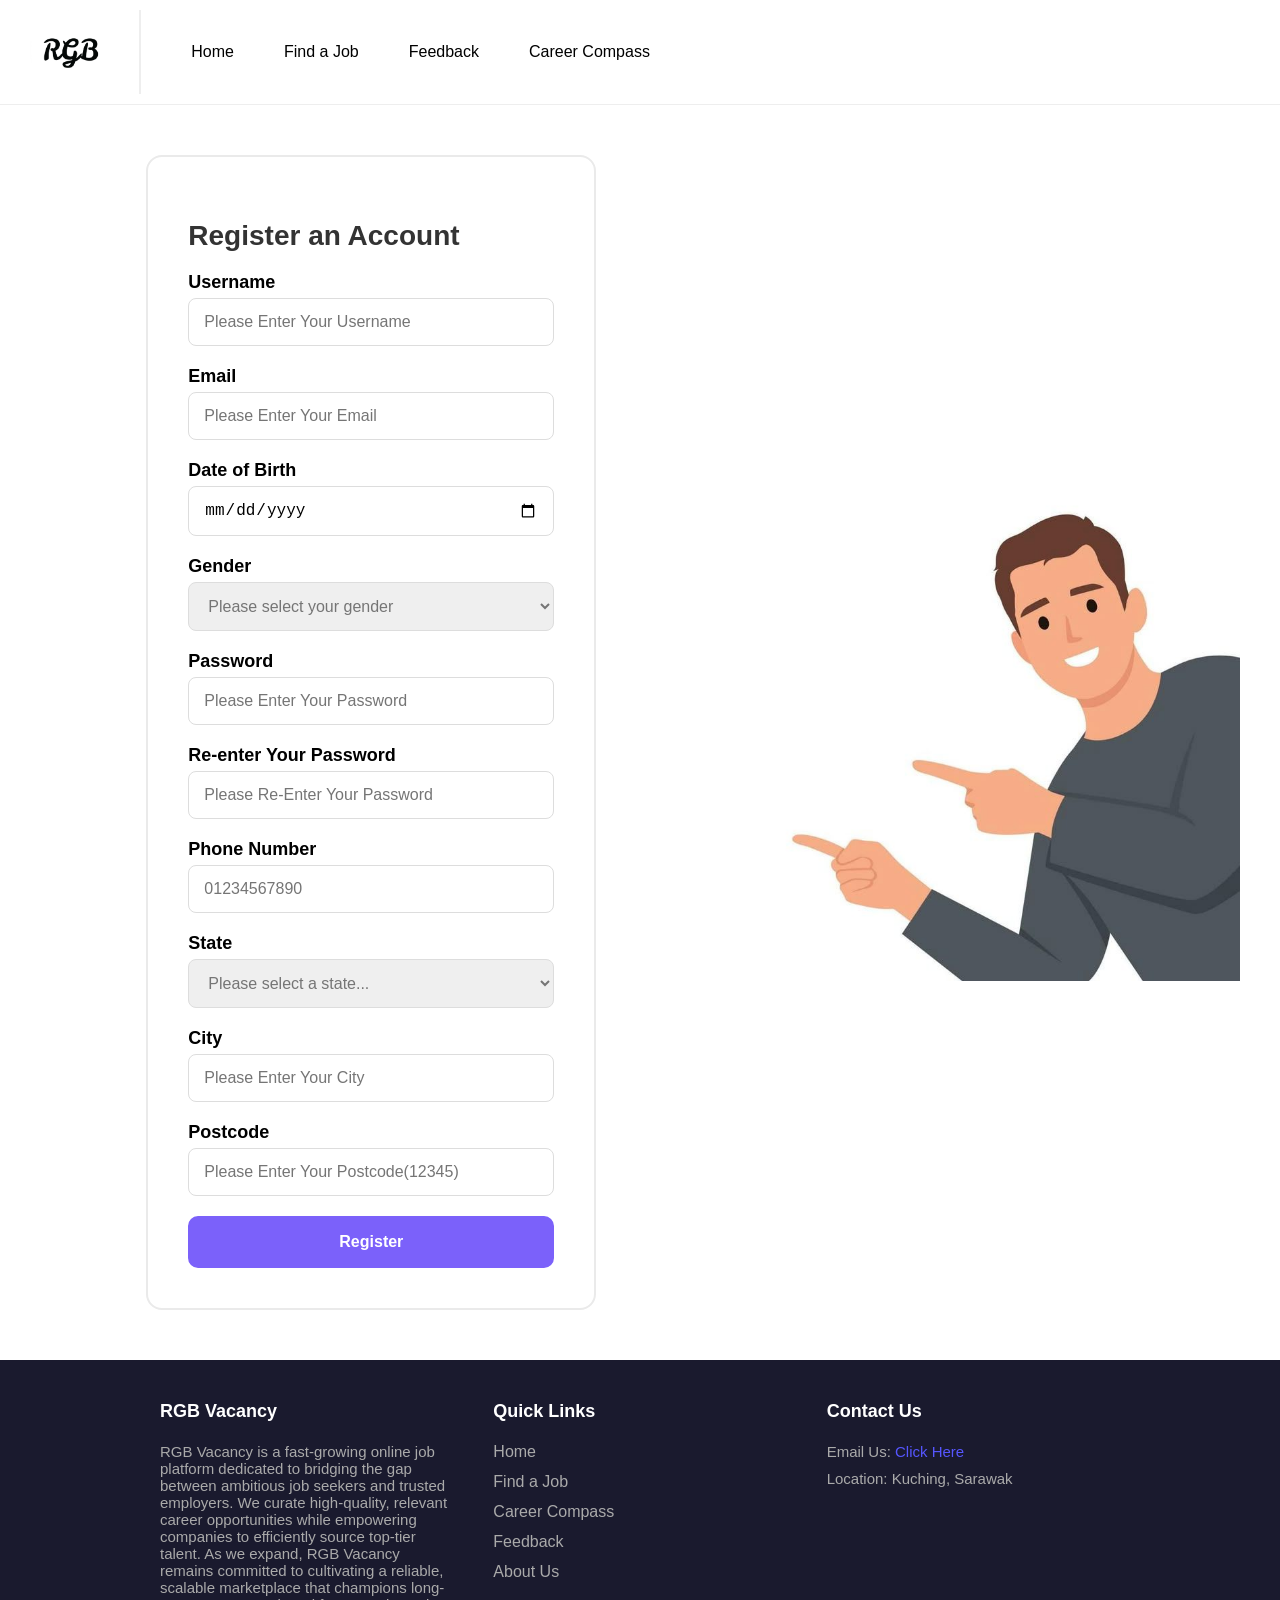
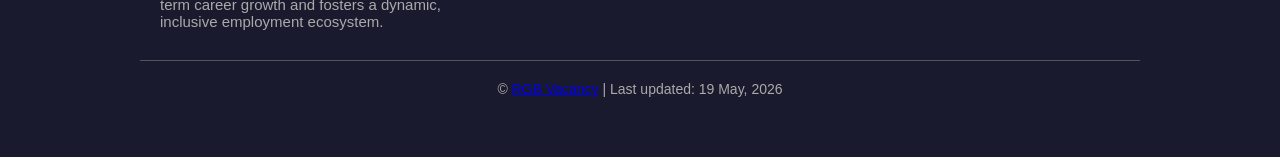
<file: register.html>
<!--
Group RGB Vacancy
Date: 29/04/2026
Validated: 19/05/2026 Ok
Description: DBI211 Group Assignment Register Page
-->

<!DOCTYPE html>
<html lang="en">
    <head>
        <meta charset="UTF-8">
        <meta name="viewport" content="width=device-width, initial-scale=1.0">
        <meta name="author" content="RGB Vacancy Group">

        <link href="./style.css" type="text/css" rel="stylesheet">

        <title>RGB Vacancy - Register Page </title>
    </head>

    <body class="page-register">
        <header class="header-contains">
            <div class="logo-area">
                <a href="index.html">
                    <img src="./images/Logo/RGB_LOGO.png" alt="RGB Vacancy Logo" class="logo-img">
                </a>
            </div>

            <nav class="main-nav">
                <ul>
                    <li>
                        <a href="index.html" class="nav-home">Home</a>
                    </li>

                    <li>
                        <a href="job.html" class="nav-job">Find a Job</a>
                    </li>
                    
                    <li>
                        <a href="feedback.html" class="nav-feedback">Feedback</a>
                    </li>

                    <li>
                        <a href="compass.html" class="nav-compass">Career Compass</a>
                    </li>
                </ul>
            </nav>

            <div class="authorize-container">
                <div class="guest-view">
                    <a href="login.html" class="header-btn-login">Sign In</a>
                </div>

                <div class="user-view">
                    <span class="user-wel-text">Hi, User</span>
                    <a class="user-container" href="user.html" title="Personal">
                        <div class="user-icon"></div>
                    </a>

                    <button class="header-btn-logout" onclick="changeloginstatus()">
                        Log Out
                    </button>
                </div>
            </div>
        </header>

        <article class="register-contains">
            <div class="left-register">
                <div class="register-card">
                    <h1>Register an Account</h1>
                    <form name="register" action="#" method="post" enctype="text/plain">
                        <div class="input-group">
                            <label for="username">Username</label>
                            <input type="text" id="username" maxlength="24" placeholder="Please Enter Your Username">
                        </div>

                        <div class="input-group">
                            <label for="email">Email</label>
                            <input type="email" id="email" placeholder="Please Enter Your Email">
                        </div>

                        <div class="input-group">
                            <label for="dob">Date of Birth</label>
                            <input type="date" id="dob">
                        </div>

                        <div class="select-group">
                            <label for="gender">Gender</label>
                            <select id="gender" required>
                                <option value="" disabled selected>Please select your gender</option>
                                <option value="male">Male</option>
                                <option value="female">Female</option>
                                <option value="not">Prefer not to say</option>
                            </select>
                        </div>

                        <div class="input-group">
                            <label for="password">Password</label>
                            <input type="password" id="password" placeholder="Please Enter Your Password" maxlength="18">
                        </div>

                        <div class="input-group">
                            <label for="re-password">Re-enter Your Password</label>
                            <input type="password" id="re-password" placeholder="Please Re-Enter Your Password" maxlength="18">
                        </div>

                        <div class="input-group">
                            <label for="phone">Phone Number</label>
                            <input type="tel" id="phone" placeholder="01234567890" minlength="10" maxlength="11">
                        </div>

                        <div class="select-group">
                            <label for="state">State</label>
                            <select id="state" required>
                                <option value="" disabled selected>Please select a state...</option>
                                <option value="Johor">Johor</option>
                                <option value="Kedah">Kedah</option>
                                <option value="Kelantan">Kelantan</option>
                                <option value="Melaka">Melaka</option>
                                <option value="Negeri Sembilan">Negeri Sembilan</option>
                                <option value="Pahang">Pahang</option>
                                <option value="Perak">Perak</option>
                                <option value="Perlis">Perlis</option>
                                <option value="Pulau Pinang">Pulau Pinang</option>
                                <option value="Sabah">Sabah</option>
                                <option value="Sarawak">Sarawak</option>
                                <option value="Selangor">Selangor</option>
                                <option value="Terengganu">Terengganu</option>
                            </select>
                        </div>

                        <div class="input-group">
                            <label for="city">City</label>
                            <input type="text" id="city" placeholder="Please Enter Your City">
                        </div>
                        
                        <div class="input-group">
                            <label for="postcode">Postcode</label>
                            <input type="text" id="postcode" pattern="{5}" maxlength="5" placeholder="Please Enter Your Postcode(12345)">
                        </div>
                        <button type="submit" class="register-btn-register">Register</button>
                    </form>
                </div>
            </div>

            <div class="right-register">
                <img src="./images/background/register.jpeg" alt="Register background">
            </div>
        </article>
        
        <footer class="footer-contains">
            <table class="footer-table">
                <thead>
                    <tr>
                        <th>RGB Vacancy</th>
                        <th>Quick Links</th>
                        <th>Contact Us</th>
                    </tr>
                </thead>
                
                <tbody>
                    <tr>
                        <td class="footer-description">
                            <p>RGB Vacancy is a fast-growing online job platform dedicated to bridging the gap between ambitious job seekers and trusted employers. We curate high-quality, relevant career opportunities while empowering companies to efficiently source top-tier talent. As we expand, RGB Vacancy remains committed to cultivating a reliable, scalable marketplace that champions long-term career growth and fosters a dynamic, inclusive employment ecosystem.</p>
                        </td>
                        <td class="footer-links">
                            <ul>
                                <li><a href="index.html">Home</a></li>
                                <li><a href="job.html">Find a Job</a></li>
                                <li><a href="compass.html">Career Compass</a></li>
                                <li><a href="feedback.html">Feedback</a></li>
                                <li><a href="about.html">About Us</a></li>
                            </ul>
                        </td>
                        <td class="footer-contact">
                            <p>Email Us: <span><a href="mailto:#">Click Here</a></span></p>
                            <p>Location: Kuching, Sarawak</p>
                        </td>
                    </tr>
                </tbody>

                <tfoot>
                    <tr>
                        <td colspan="3" class="footer-bottom-cell">
                            &copy; <a href="about.html" class="group-link">RGB Vacancy</a> | Last updated: 19 May, 2026
                        </td>
                    </tr>
                </tfoot>
            </table>
        </footer>

        <script src="./js/verify_login_register.js"></script>
        <script src="./js/login_status.js"></script>
    </body>
</html>
</file>
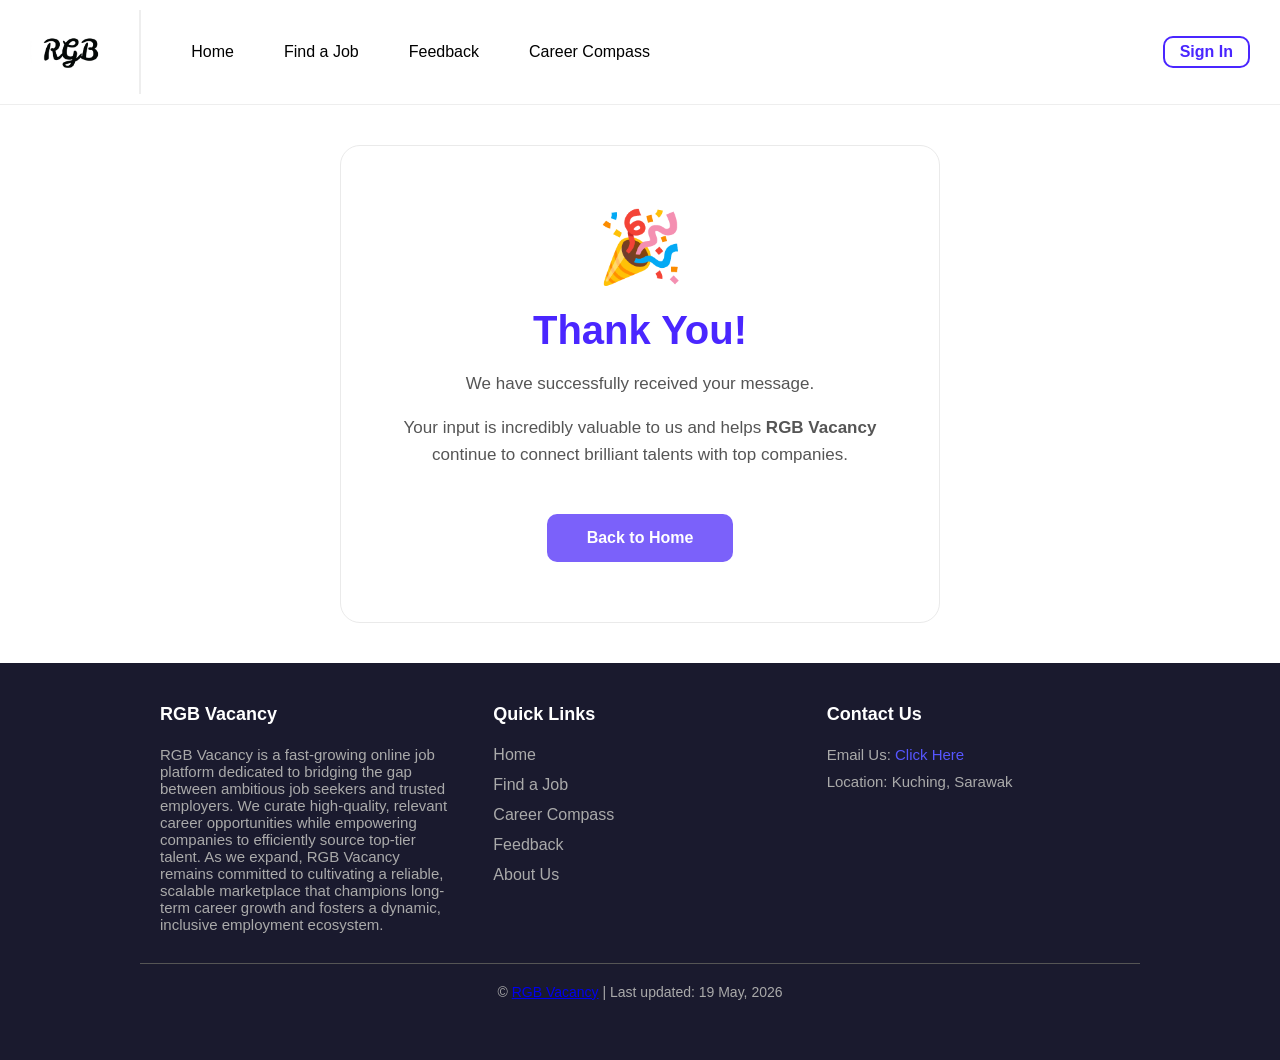
<file: thanks.html>
<!--
Group RGB Vacancy
Date: 05/05/2026
Validated: 19/05/2026 Ok
Description: DBI211 Group Assignment Thanks Page
-->

<!DOCTYPE html>
<html lang="en">
    <head>
        <meta charset="UTF-8">
        <meta name="viewport" content="width=device-width, initial-scale=1.0">
        <meta name="author" content="RGB Vacancy Group">

        <link href="./style.css" type="text/css" rel="stylesheet">

        <title>RGB Vacancy - Thanks</title>
    </head>

    <body class="page-thanks">
        <header class="header-contains">
            <div class="logo-area">
                <a href="index.html">
                    <img src="./images/Logo/RGB_LOGO.png" alt="RGB Vacancy Logo" class="logo-img">
                </a>
            </div>

            <nav class="main-nav">
                <ul>
                    <li>
                        <a href="index.html" class="nav-home">Home</a>
                    </li>

                    <li>
                        <a href="job.html" class="nav-job">Find a Job</a>
                    </li>
                    
                    <li>
                        <a href="feedback.html" class="nav-feedback">Feedback</a>
                    </li>

                    <li>
                        <a href="compass.html" class="nav-compass">Career Compass</a>
                    </li>
                </ul>
            </nav>

            <div class="authorize-container">
                <div class="guest-view">
                    <a href="login.html" class="header-btn-login">Sign In</a>
                </div>

                <div class="user-view">
                    <span class="user-wel-text">Hi, User</span>
                    <a class="user-container" href="user.html" title="Personal">
                        <div class="user-icon"></div>
                    </a>

                    <button class="header-btn-logout" onclick="changeloginstatus()">
                        Log Out
                    </button>
                </div>
            </div>
        </header>

        <article class="thanks-contains">
            <div class="thanks-card">
                <div class="thanks-icon">
                    🎉
                </div>
                <h1>Thank You!</h1>
                <p>We have successfully received your message.</p>
                <p>Your input is incredibly valuable to us and helps <strong>RGB Vacancy</strong> continue to connect brilliant talents with top companies.</p>
                <a href="index.html" class="thanks-btn">Back to Home</a>
            </div>
        </article>

        <footer class="footer-contains">
            <table class="footer-table">
                <thead>
                    <tr>
                        <th>RGB Vacancy</th>
                        <th>Quick Links</th>
                        <th>Contact Us</th>
                    </tr>
                </thead>
                
                <tbody>
                    <tr>
                        <td class="footer-description">
                            <p>RGB Vacancy is a fast-growing online job platform dedicated to bridging the gap between ambitious job seekers and trusted employers. We curate high-quality, relevant career opportunities while empowering companies to efficiently source top-tier talent. As we expand, RGB Vacancy remains committed to cultivating a reliable, scalable marketplace that champions long-term career growth and fosters a dynamic, inclusive employment ecosystem.</p>
                        </td>
                        <td class="footer-links">
                            <ul>
                                <li><a href="index.html">Home</a></li>
                                <li><a href="job.html">Find a Job</a></li>
                                <li><a href="compass.html">Career Compass</a></li>
                                <li><a href="feedback.html">Feedback</a></li>
                                <li><a href="about.html">About Us</a></li>
                            </ul>
                        </td>
                        <td class="footer-contact">
                            <p>Email Us: <span><a href="mailto:#">Click Here</a></span></p>
                            <p>Location: Kuching, Sarawak</p>
                        </td>
                    </tr>
                </tbody>

                <tfoot>
                    <tr>
                        <td colspan="3" class="footer-bottom-cell">
                            &copy; <a href="about.html" class="group-link">RGB Vacancy</a> | Last updated: 19 May, 2026
                        </td>
                    </tr>
                </tfoot>
            </table>
        </footer>

        <script src="./js/login_status.js"></script>
    </body>
</html>
</file>
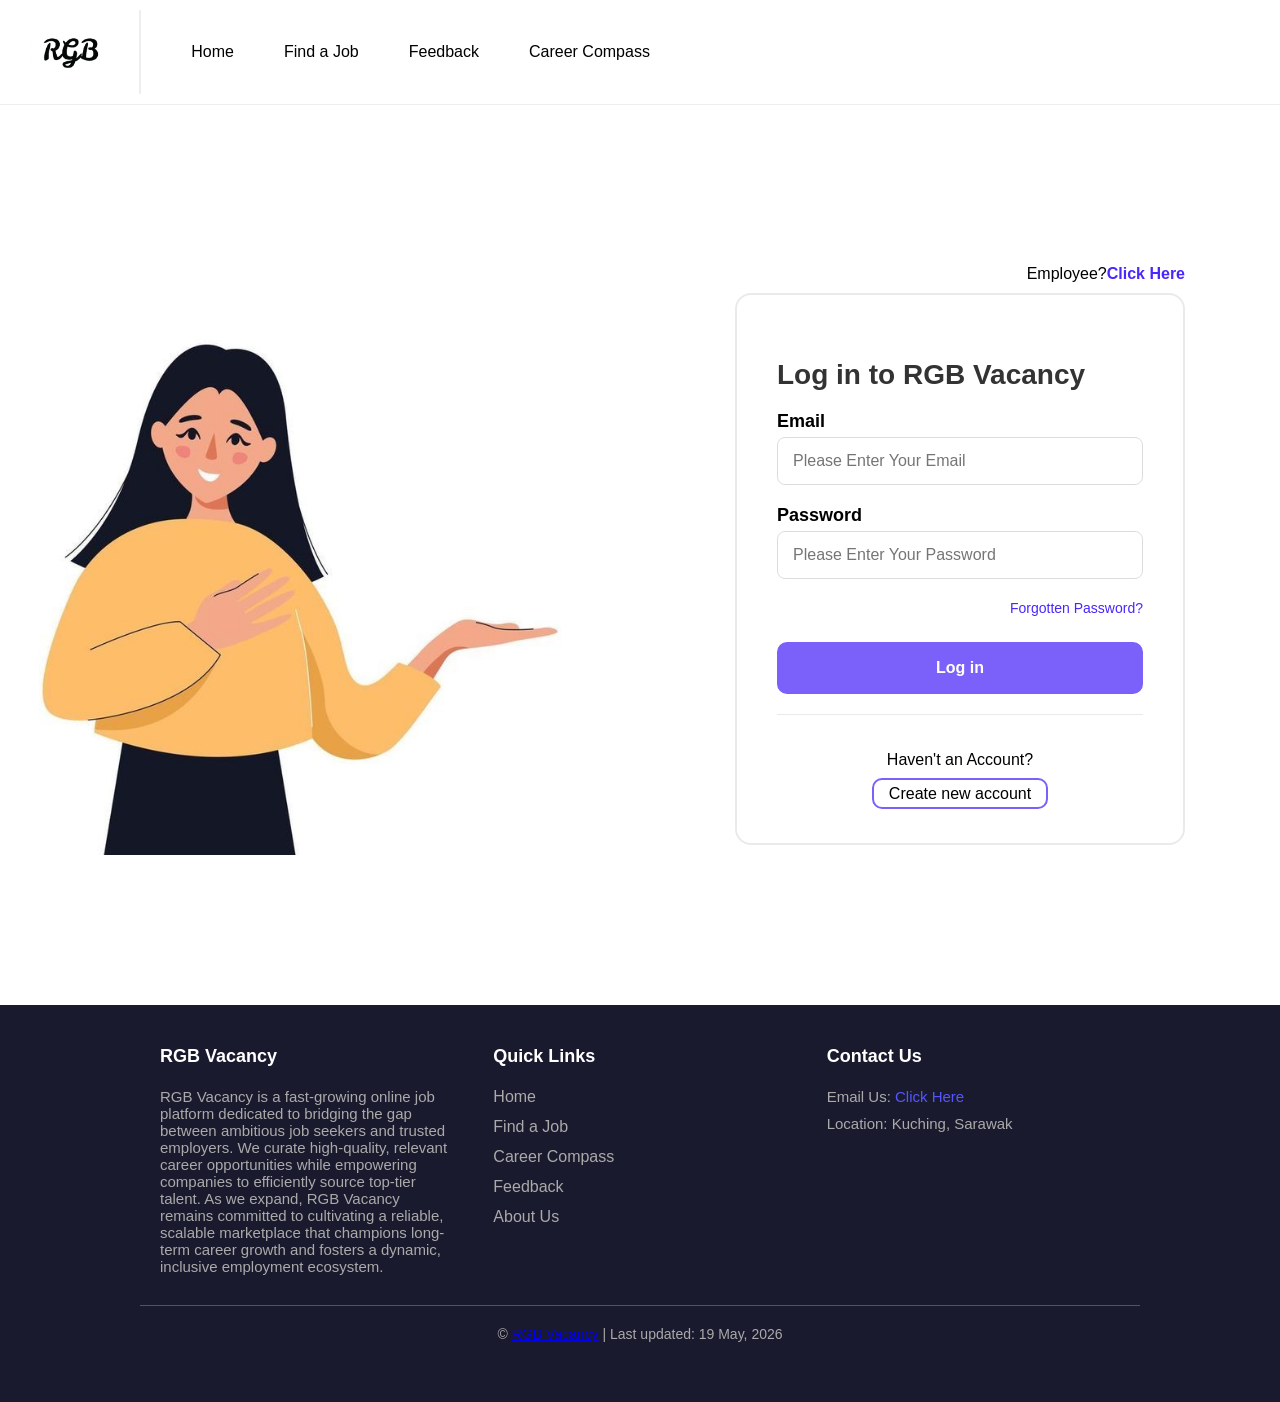
<file: user.html>
<!--
Group RGB Vacancy
Date: 05/05/2026
Validated: 19/05/2026 Ok
Description: DBI211 Group Assignment User Page
-->

<!DOCTYPE html>
<html lang="en">
    <head>
        <meta charset="UTF-8">
        <meta name="viewport" content="width=device-width, initial-scale=1.0">
        <meta name="author" content="RGB Vacancy Group">

        <link href="./style.css" type="text/css" rel="stylesheet">

        <title>RGB Vacancy - User</title>
    </head>

    <body class="page-user">
        <header class="header-contains">
            <div class="logo-area">
                <a href="index.html">
                    <img src="./images/Logo/RGB_LOGO.png" alt="RGB Vacancy Logo" class="logo-img">
                </a>
            </div>

            <nav class="main-nav">
                <ul>
                    <li>
                        <a href="index.html" class="nav-home">Home</a>
                    </li>

                    <li>
                        <a href="job.html" class="nav-job">Find a Job</a>
                    </li>
                    
                    <li>
                        <a href="feedback.html" class="nav-feedback">Feedback</a>
                    </li>

                    <li>
                        <a href="compass.html" class="nav-compass">Career Compass</a>
                    </li>
                </ul>
            </nav>

            <div class="authorize-container">
                <div class="guest-view">
                    <a href="login.html" class="header-btn-login">Sign In</a>
                </div>

                <div class="user-view">
                    <span class="user-wel-text">Hi, User</span>
                    <a class="user-container" href="user.html" title="Personal">
                        <div class="user-icon"></div>
                    </a>

                    <button class="header-btn-logout" onclick="changeloginstatus()">
                        Log Out
                    </button>
                </div>
            </div>
        </header>

        <article class="user-contains">
            <div class="personal-information-contains">
                <h1>Personal Information</h1>
                
                <div class="info-list">
                    <div class="info-row">
                        <div class="info-icon">📷</div>
                        <div class="info-content">
                            <span class="info-label">Profile Picture</span>
                        </div>

                        <div class="info-avatar">
                            <div class="info-user-icon"></div>
                        </div>
                    </div>

                    <div class="info-row">
                        <div class="info-icon">👤</div>
                        <div class="info-content">
                            <span class="info-label">Name</span>
                            <span class="info-value">XXXX XXX</span>
                        </div>
                    </div>

                    <div class="info-row">
                        <div class="info-icon">🎂</div>
                        <div class="info-content">
                            <span class="info-label">Date Of Birth</span>
                            <span class="info-value">XX-XX-XXXX</span>
                        </div>
                    </div>

                    <div class="info-row">
                        <div class="info-icon">⚧</div>
                        <div class="info-content">
                            <span class="info-label">Gender</span>
                            <span class="info-value">XXXX</span>
                        </div>
                    </div>

                    <div class="info-row">
                        <div class="info-icon">✉️</div>
                        <div class="info-content">
                            <span class="info-label">Email</span>
                            <span class="info-value">XXXXX@XXXX.XXX</span>
                        </div>
                    </div>

                    <div class="info-row">
                        <div class="info-icon">📞</div>
                        <div class="info-content">
                            <span class="info-label">Phone</span>
                            <span class="info-value">0XX-XXXX XXX</span>
                        </div>
                    </div>

                    <div class="info-row">
                        <div class="info-icon">🏠</div>
                        <div class="info-content">
                            <span class="info-label">Address</span>
                            <span class="info-value">XXX,XXX</span>
                        </div>
                    </div>
                </div>
            </div>

            <div class="resume-contains">
                <h1>My Resume</h1>

                <div class="resume-card">
                    <div class="resume-file-icon">📄</div>
                    <div class="resume-file-info">
                        <span class="resume-filename">XXXX.pdf</span>
                        <span class="resume-filemeta">Uploaded on May 5, 2026 • 1.2 MB</span>
                    </div>
                    <div class="resume-actions">
                        <a href="#" class="resume-btn resume-btn-view" target="_blank">View</a>
                        <a href="#" class="resume-btn resume-btn-update">Update</a>
                    </div>
                </div>

                <div class="resume-skills">
                    <div class="skills-header">
                        <h2>Top Skills</h2>
                        <button class="skill-edit-btn">✏️ Edit</button>
                    </div>

                    <div class="skill-tags">
                        <span class="skill-tag">UI/UX Design</span>
                        <span class="skill-tag">Figma Variables</span>
                        <span class="skill-tag">Java & Python</span>
                        <span class="skill-tag">Computer Networking</span>
                    </div>
                </div>
            </div>
        </article>

        <footer class="footer-contains">
            <table class="footer-table">
                <thead>
                    <tr>
                        <th>RGB Vacancy</th>
                        <th>Quick Links</th>
                        <th>Contact Us</th>
                    </tr>
                </thead>
                
                <tbody>
                    <tr>
                        <td class="footer-description">
                            <p>RGB Vacancy is a fast-growing online job platform dedicated to bridging the gap between ambitious job seekers and trusted employers. We curate high-quality, relevant career opportunities while empowering companies to efficiently source top-tier talent. As we expand, RGB Vacancy remains committed to cultivating a reliable, scalable marketplace that champions long-term career growth and fosters a dynamic, inclusive employment ecosystem.</p>
                        </td>
                        <td class="footer-links">
                            <ul>
                                <li><a href="index.html">Home</a></li>
                                <li><a href="job.html">Find a Job</a></li>
                                <li><a href="compass.html">Career Compass</a></li>
                                <li><a href="feedback.html">Feedback</a></li>
                                <li><a href="about.html">About Us</a></li>
                            </ul>
                        </td>
                        <td class="footer-contact">
                            <p>Email Us: <span><a href="mailto:#">Click Here</a></span></p>
                            <p>Location: Kuching, Sarawak</p>
                        </td>
                    </tr>
                </tbody>

                <tfoot>
                    <tr>
                        <td colspan="3" class="footer-bottom-cell">
                            &copy; <a href="about.html" class="group-link">RGB Vacancy</a> | Last updated: 19 May, 2026
                        </td>
                    </tr>
                </tfoot>
            </table>
        </footer>

        <script src="./js/login_status.js"></script>
        <script src="./js/verify_login_register.js"></script>
    </body>
</html>
</file>
<file: style.css>
/*
Group RGB Vacancy
Date: 29/04/2026
Validated: 19/05/2026 Ok
Description: DBI211 Group Assignment CSS
*/

/*
===============================================
DBI211 Assignment 2 - CSS Stylesheet
===============================================
TABLE OF CONTENTS:
1. Base & Reset
2. Header & Logo
3. Navigation
4. Authentication (Guest & User View)
5. Search Bar Section
6. Job Category Navigation
7. Company & Job Listings
8. Login & Register Page
9. Feedback & Thanks Page
10. Career Page
11. User Profile Page
12. About Us Page
13. Footer
14. Assignment Specifics (Intro & Disclaimer)
15. Media Queries (Responsive Design)
===============================================
*/

/*
===============================================
1. Base & Reset
===============================================
*/
* , *::before , *::after
{
    box-sizing: border-box;
}

body
{
    margin: 0;
    font-family: Arial, Helvetica, sans-serif;
}

img
{
    max-width: 100%;
    height: auto;
}

/*
===============================================
2. Header & Logo
===============================================
*/
.header-contains
{
    display: flex;
    align-items: center;
    padding: 10px 30px;
    border-bottom: 1px solid #eee;
    flex-wrap: wrap;
    position: sticky;
    top: 0;
    z-index: 999;
    background-color: white;
}

.logo-area
{
    display: flex;
    text-align: left;
    border-right: 2px solid #eee;
    flex-shrink: 0;
}

.logo-img
{
    height: 80px;
    margin-right: 30px;
    border-radius: 50px;
    object-fit: contain;
}

/*
===============================================
3. Navigation
===============================================
*/
.main-nav
{
    display: flex;
    padding-left: 50px;
}

.main-nav ul
{
    display: flex;
    list-style: none;
    margin: 0;
    padding: 0;
    gap: 50px;
    text-align: center;
    justify-content: center;
    align-items: center;
}

.main-nav ul li a
{
    text-decoration: none;
    color: black;
    font-weight: 500;
    transition: all 0.3s ease;
}

.main-nav ul li a:hover
{
    color: #4a26ff;
}

/* Active Navigation States */
.page-home .nav-home,
.page-job .nav-job,
.page-feedback .nav-feedback,
.page-compass .nav-compass
/*For Active Navigation*/
.page-home .nav-home:hover,
.page-job .nav-job:hover,
.page-feedback .nav-feedback:hover,
.page-compass .nav-compass:hover
{
    color: white !important;
    font-size: larger;
    font-weight: bold;
    border: 1px solid #4a26ff;
    background-color: #4a26ff;
    border-radius: 10px;
    padding: 5px 10px;
}

.page-home .nav-home:hover,
.page-job .nav-job:hover,
.page-feedback .nav-feedback:hover,
.page-compass .nav-compass:hover {
    opacity: 0.8;
}

/*
===============================================
4. Authentication (Guest & User View)
===============================================
*/
.authorize-container
{
    margin-left: auto;
}

.page-login .guest-view ,
.page-register .guest-view ,
.page-user .user-view
{
    display: none !important;
}

/* Guest View */
.guest-view
{
    display: flex;
    align-items: center;
    gap: 10px;
}

.guest-view a
{
    text-decoration: none;
    color: #333;
    font-weight: bold;
    transition: color 0.3s ease;
}

.guest-view a:hover
{
    color: #4a26ff;
}

.header-btn-login
{
    border: 2px solid #4a26ff;
    padding: 5px 15px;
    border-radius: 10px;
    color: #4a26ff !important;
    transition: all 0.3s ease;
}

.header-btn-login:hover
{
    background-color: #4a26ff;
    color: white !important;
}

/* User View */
.user-view
{
    display: none;
    align-items: center;
    gap: 15px;
}

.user-wel-text
{
    font-size: 14px;
    font-weight: bold;
    color: #333;
}

.header-btn-logout
{
    border: 1px solid #ddd;
    background-color: transparent;
    padding: 6px 12px;
    border-radius: 20px;
    font-size: 13px;
    font-weight: 600;
    color: #7b61fa;
    transition: all 0.3s ease;
    cursor: pointer;
}

.header-btn-logout:hover
{
    color: white;
    background-color: red;
}

.user-container , .info-avatar
{
    display: flex;
    flex-direction: column;
    align-items: center;
    text-decoration: none;
    color: black;
    gap: 8px;
    margin-left: auto;
}

.info-avatar
{
    margin-left: 10px;
}

.user-container > .icon-text
{
    font-size: 15px;
    font-weight: bold;
}

.user-icon , .info-user-icon
{
    display: block;
    width: 48px;
    height: 48px;
    border: 4px solid black;
    border-radius: 50%;
    position: relative;
    overflow: hidden;
    transition: all 0.3s ease;
}

.user-icon::before , .info-user-icon::before
{
    content: "";
    position: absolute;
    left: 50%;
    transform: translateX(-50%);
    top: 8px;
    width: 18px;
    height: 18px;
    background-color: black;
    border-radius: 50%;
    transition: all 0.3s ease;
}

.user-icon::after , .info-user-icon::after
{
    content: "";
    position: absolute;
    left: 50%;
    transform: translateX(-50%);
    bottom: -12px;
    width: 36px;
    height: 30px;
    background-color: black;
    border-radius: 50%;
    transition: all 0.3s ease;
}

.user-icon:hover , .info-user-icon:hover
{
    border-color: #4a26ff;
}

.user-icon:hover::before , .user-icon:hover::after ,
.info-user-icon:hover::before , .info-user-icon:hover::after
{
    background-color: #4a26ff;
}

/*
===============================================
5. Search Bar Section
===============================================
*/
.searchbar-area
{
    display: flex;
    justify-content: center;
    background: linear-gradient(to bottom, #4a26ff 44%, #9580ff 100%);
    padding: 80px 150px;
}

.searchbar-content
{
    max-width: 850px;
    width: 100%;
    text-align: center;
}

.searchbar-content > h1
{
    color: white;
    font-size: 36px;
    font-weight: normal;
    margin-top: 0;
    margin-bottom: 40px;
}

.search-form
{
    display: flex;
    align-items: center;
    background-color: white;
    border-radius: 12px;
    padding: 8px 8px 8px 20px;
}

.search-icon
{
    width: 22px;
    height: 22px;
    color: #aaa;
    margin-right: 15px;
    flex-shrink: 0;
}

.search-input
{
    flex: 1;
    border: none;
    outline: none;
    font-size: 16px;
    background-color: transparent;
}

.search-btn
{
    background-color: #9580ff;
    color: white;
    border: none;
    padding: 14px 35px;
    border-radius: 12px;
    font-size: 16px;
    font-weight: bold;
    cursor: pointer;
    transition: background-color 0.3s ease;
    flex-shrink: 0;
}

.search-btn:hover
{
    background-color: #7b61fa;
}

/*
===============================================
6. Job Category Navigation
===============================================
*/
.main-job-nav
{
    margin-top: 50px;
}

.main-job-nav ul
{
    display: flex;
    justify-content: center;
    align-items: center;
    flex-wrap: nowrap;
    overflow-x: auto;
    list-style: none;
    margin: 0;
    padding: 15px 20px;
    gap: 50px;
    scrollbar-width: none;
}

.main-job-nav ul li a , .job-job-nav ul li a
{
    display: flex;
    align-items: center;
    justify-content: center;
    text-decoration: none;
    color: black;
    background-color: white;
    border: 1px solid #cccccc;
    border-radius: 30px;
    padding: 12px 50px;
    font-size: 25px;
    font-weight: 600;
    white-space: nowrap;
    transition: all 0.3s ease;
}

.main-job-nav ul li a img , .job-job-nav ul li a img
{
    width: 50px;
    height: 50px;
    margin-right: 10px;
    object-fit: contain;
    color: transparent;
    align-content: center;
}

.main-job-nav ul li a:hover
{
    color: white;
    background-color: #7b61fa;
    transform: translateY(-3px);
}

.job-job-nav-contains
{
    display: flex;
    align-items: flex-start;
    gap: 30px;
    margin: 40px auto;
    max-width: 1500px;
}

.job-job-nav
{
    flex-shrink: 0;
    background-color: white;
    padding: 20px;
}

.job-job-nav > h5
{
    text-align: center;
    font-size: 30px;
    font-weight: 600;
    color: black;
    margin-top: 40px;
    margin-bottom: 0px;
    border-bottom: 1px solid #f0f0f0;
}

.job-job-nav ul
{
    display: flex;
    flex-direction: column;
    align-items: flex-start;
    gap: 15px;
    list-style: none;
    padding: 0;
    margin: 0;
}

.job-job-nav ul li a
{
    border: none;
    justify-content: normal;
}

.job-job-nav ul li a:hover
{
    color: #7b61fa;
}

/*
===============================================
7. Company & Job Listings
===============================================
*/
.recommended-contains
{
    border: none;
    margin-top: 50px;
    margin-left: 10px;
}

.recommended-contains legend > h2
{
    font-size: 25px;
    font-weight: 600;
    color: black;
    margin-bottom: 15px;
}

/* Company Card */
.company-card
{
    display: flex;
    align-items: flex-start;
    gap: 25px;
    margin-bottom: 25px;
    background-color: white;
    border: 1px solid black;
    border-radius: 10px;
    padding: 15px;
    max-width: 1800px;
    transition: transform 0.2s ease, box-shadow 0.2s ease;
}

.company-card:hover
{
    transform: translateX(-3px);
    box-shadow: 0 10px 20px rgba(0,0,0,0.08);
}

.company-logo
{
    height: 200px;
    width: 200px;
    border-radius: 16px;
    flex-shrink: 0;
}

.company-info
{
    flex: 1;
    display: flex;
    flex-direction: column;
}

.company-name
{
    font-size: 32px;
}

.company-description
{
    font-size: 15px;
}

/* Job Items */
.job-section
{
    margin-top: 30px;
}

.section-title
{
    margin-bottom: 15px;
    font-size: 25px;
    font-weight: bold;
}

.job-item
{
    display: flex;
    align-items: center;
    padding: 15px;
    margin: 0 -15px;
    border-radius: 12px;
    border-bottom: 1px solid #f0f0f0;
    transition: all 0.3s ease;
}

.job-item:last-child
{
    border-bottom: none;
}

.job-item:hover
{
    background-color: #7b61fa;
    transform: translateY(-2px);
    border-bottom-color: transparent;
}

.job-main
{
    display: flex;
    flex-direction: column;
    gap: 8px;
}

.job-title
{
    font-size: 17px;
    font-weight: 700;
    color: #222;
    margin: 0;
}

.job-item:hover .job-title {
    color: white;
}

.job-meta
{
    display: flex;
    align-items: center;
    justify-content: center;
    gap: 12px;
    flex-wrap: wrap;
}

.job-list
{
    display: grid;
    grid-template-columns: max-content max-content auto;
    text-decoration: none;
    column-gap: 15px;
}

.job-item , .job-main , .job-meta
{
    display: grid;
    grid-column: 1 / -1;
    grid-template-columns: subgrid;
}

.job-title
{
    grid-column: 1 / -1;
    margin-bottom: 10px;
}

.job-meta span
{
    display: inline-block;
    justify-self: start;
    align-self: center;
}

/* Badges */
.badge
{
    padding: 4px 10px;
    border-radius: 6px;
    font-size: 13px;
    font-weight: 600;
}

.badge-department
{
    background-color: #f0f0f0;
    color: #555;
}

.badge-salary
{
    background-color: #e8fff0;
    color: #059669;
}

.job-type-badge
{
    padding: 6px 14px;
    border-radius: 20px;
    font-size: 13px;
    font-weight: bold;
    border: 1px solid #ccc;
    color: black;
    background: white;
    white-space: nowrap;
    margin-left: 10px;
}

.job-type-full
{
    border-color: #4a26ff;
    color: #4a26ff;
}

/*
===============================================
8. Login & Register Page
===============================================
*/
.login-contains , .register-contains
{
    display: flex;
    width: 100%;
    min-height: 100vh;
}

.left-login
{
    width: 50%;
    display: flex;
    justify-content: flex-end;
    align-items: center;
    padding-right: 40px;
}

.right-register
{
    width: 50%;
    display: flex;
    justify-content: flex-end;
    align-items: center;
    padding-right: 40px;
}

.left-register
{
    width: 70%;
    display: flex;
    flex-direction: column;
    justify-content: center;
    align-items: center;
}

.right-login
{
    width: 50%;
    display: flex;
    flex-direction: column;
    justify-content: center;
    align-items: center;
}

.login-employee
{
    width: 80%;
    max-width: 450px;
    text-align: right;
    margin-bottom: 10px;
}

.login-employee p
{
    margin: 0;
}

.login-employee a
{
    color: #4a26ff;
    text-decoration: none;
    font-weight: bold;
}

.login-card , .register-card
{
    width: 80%;
    max-width: 450px;
    padding: 40px;
    background-color: white;
    border-radius: 16px;
    border: 2px solid #eaeaea;
}

.register-card
{
    margin: 50px 0;
}

.login-card > h1 , .register-card > h1
{
    font-size: 28px;
    color: #333;
    margin-bottom: 20px;
}

.login-card form , .register-card form
{
    width: 100%;
}

.forget-password {
    text-align: right;
    margin-bottom: 25px;
}

.forget-password a
{
    color: #4a26ff;
    text-decoration: none;
    font-size: 14px;
}

.forget-password a:hover
{
    text-decoration: underline;
}

.login-btn-login , .register-btn-register
{
    width: 100%;
    border: 2px solid #7b61fa;
    padding: 15px;
    font-size: 16px;
    font-weight: bold;
    border-radius: 10px;
    color: white;
    background-color: #7b61fa;
    cursor: pointer;
    transition: all 0.3s ease;
}

.login-btn-login:hover , .register-btn-register:hover
{
    background-color: #4a26ff;
    transform: translateY(-2px);
}

.goto-register
{
    margin: 20px auto 0 auto;
    text-align: center;
    border-top: 1px solid #eaeaea;
    padding-top: 20px;
}

.goto-register a
{
    border: 2px solid #7b61fa;
    padding: 5px 15px;
    border-radius: 10px;
    color: black;
    background-color: white;
    text-decoration: none;
    transition: all 0.3s ease;
}

.goto-register a:hover
{
    color: white;
    background-color: #7b61fa;
}

.input-group , .select-group
{
    margin-bottom: 20px;
    width: 100%;
}

.input-group label , .select-group label
{
    display: block;
    margin-bottom: 5px;
    font-size: 18px;
    font-weight: 600;
    text-align: left;
}

.input-group input , .select-group select
{
    width: 100%;
    padding: 14px 15px;
    border: 1px solid #ddd;
    border-radius: 8px;
    font-size: 16px;
    transition: border-color 0.3s;
    outline: none;
}

.select-group select option
{
    color: black;
}

.select-group select:invalid
{
    color: #757575;
}

.input-group input:focus , .select-group select:focus
{
    border-color: #4a26ff;
}

/*
===============================================
9. Feedback & Thanks Page
===============================================
*/
.feedback-contains
{
    max-width: 800px;
    margin: 40px auto;
    padding: 0 20px;
}

.feedback-information , .feedback-details
{
    border: 1px solid #ccc;
    border-radius: 8px;
    padding: 20px 30px;
    margin-bottom: 25px;
    background-color: #f0f0f0;
}

.feedback-information legend h2 , .feedback-details legend h2
{
    color: black;
    background-color: white;
    padding: 5px 10px;
    border: 1px solid #ccc;
    border-radius: 5px;
}

.feedback-form-table
{
    width: 100%;
    border-collapse: separate;
    border-spacing: 0 15px;
}

.feedback-form-table td:first-child
{
    width: 30%;
    text-align: right;
    padding-right: 20px;
    font-weight: bold;
}

.feedback-form-table td:last-child
{
    width: 70%;
}

.feedback-form-table-input-1
{
    width: 100%;
    padding: 12px;
    border: 1px solid #ccc;
    border-radius: 6px;
    font-family: inherit;
    font-size: 15px;
    transition: border-color 0.3s;
    outline: none;
    resize: vertical;
}

.feedback-form-table-input-1:invalid
{
    color: #757575;
}

.feedback-form-table-input-1 option
{
    color: black;
}

.feedback-form-table-input-1:hover
{
    border-color: #4a26ff;
}

.feedback-rate
{
    display: inline-block;
    white-space: nowrap;
    margin: 0 15px 8px 0px;
}

.feedback-form-table-input-2
{
    margin-right: 8px;
}

.feedback-form-table-input-2 + label
{
    font-weight: normal;
}

.feedback-submit-area
{
    margin-top: 30px;
    margin-bottom: 50px;
    text-align: center;
}

.feedback-submit-area button
{
    padding: 14px 40px;
    border: none;
    border-radius: 8px;
    font-size: 16px;
    margin: 0 10px;
    cursor: pointer;
    transition: all 0.3s ease;
}

.feedback-submit-btn
{
    background-color: #7b61fa;
    color: white;
    box-shadow: 0 4px 10px rgba(74, 38, 255, 0.3);
}

.feedback-submit-btn:hover
{
    background-color: #4a26ff;
    transform: translateY(-2px);
    box-shadow: 0 6px 15px rgba(74, 38, 255, 0.4);
}

.feedback-reset-btn
{
    background-color: #eaeaea;
    color: black;
}

.feedback-reset-btn:hover
{
    background-color: red;
    color: white;
    transform: translateY(-2px);
}

.thanks-contains
{
    display: flex;
    justify-content: center;
    align-items: center;
    min-height: 65px;
    padding: 40px 20px;
}

.thanks-card
{
    background-color: white;
    max-width: 600px;
    width: 100%;
    padding: 60px 40px;
    border-radius: 20px;
    border: 1px solid #eaeaea;
    text-align: center;
}

.thanks-icon {
    font-size: 70px;
    margin-bottom: 20px;
}

.thanks-card h1
{
    color: #4a26ff;
    font-size: 40px;
    margin-bottom: 15px;
    margin-top: 0;
}

.thanks-card p
{
    color: #555;
    font-size: 17px;
    line-height: 1.6;
    margin-bottom: 15px;
}

.thanks-btn
{
    display: inline-block;
    margin-top: 30px;
    background-color: #7b61fa;
    color: white;
    text-decoration: none;
    padding: 15px 40px;
    border-radius: 10px;
    font-size: 16px;
    font-weight: bold;
    transition: all 0.3s ease;
}

.thanks-btn:hover
{
    background-color: #4a26ff;
    transform: translateY(-3px);
    box-shadow: 0 8px 20px rgba(74, 38, 255, 0.4);
}

/*
===============================================
10. Career Page
===============================================
*/
.community-contains
{
    display: flex;
    max-width: 1200px;
    margin: 40px auto;
    padding: 0 20px;
    gap: 30px;
}

.community-sidebar
{
    width: 25%;
    display: flex;
    flex-direction: column;
    gap: 20px;
}

.community-sidebar-menu
{
    list-style: none;
    padding: 0;
    margin: 0;
}

.community-sidebar-menu li a
{
    display: block;
    padding: 12px 15px;
    color: #333;
    text-decoration: none;
    font-weight: 500;
    border-radius: 10px;
    transition: background-color 0.2s, color 0.2s;
}

.community-sidebar-menu .active a
{
    background-color: #eaeaea;
    color: #4a26ff;
    font-weight: bold;
}

.community-sidebar-menu li a:hover
{
    background-color: #fafafa;
    color: #4a26ff;
    font-weight: bold;
}

.create-thread-btn
{
    display: block;
    text-align: left;
    text-decoration: none;
    background-color: #7b61fa;
    color: white;
    border: none;
    padding: 14px;
    border-radius: 10px;
    font-size: 16px;
    font-weight: bold;
    box-shadow: 0 4px 10px rgba(0,0,0,0.08);
    transition: all 0.3s ease;
}

.create-thread-btn:hover
{
    background-color: #4a26ff;
    transform: translateY(-2px);
}

.community-main
{
    width: 75%;
}

.community-search
{
    background: linear-gradient(to bottom, #4a26ff 44%, #9580ff 100%);
    color: white;
    padding: 30px;
    border-radius: 16px;
    margin-bottom: 30px;
}

.community-search h1
{
    margin: 0 0 10px 0;
    font-size: 24px;
}

.community-search p
{
    margin: 0 0 20px 0;
    color: #e0e0e0;
    font-size: 14px;
}

.community-search-form
{
    display: flex;
    align-items: center;
    background-color: white;
    border-radius: 10px;
    max-width: 500px;
    padding: 6px;
}

.community-search-form input
{
    flex: 1;
    width: 100%;
    border: none;
    outline: none;
    padding: 10px 15px;
    font-size: 15px;
    background-color: transparent;
}

.community-search-btn
{
    background-color: #9580ff;
    color: white;
    border: none;
    padding: 10px 25px;
    border-radius: 8px;
    font-size: 15px;
    font-weight: bold;
    cursor: pointer;
    transition: all 0.3s ease;
}

.community-search-btn:hover
{
    background-color: #7b61fa;
}

.thread-list h2
{
    font-size: 20px;
    border-bottom: 2px solid #eee;
    padding-bottom: 10px;
    margin-bottom: 0;
}

.thread-item
{
    display: flex;
    gap: 20px;
    padding: 25px 20px;
    border-bottom: 1px solid #eee;
    border-radius: 20px;
    text-decoration: none;
    transition: all 0.3s ease;
}

.thread-item:last-child
{
    border-bottom: none;
}

.thread-item:hover
{
    background-color: #f8f9fc;
    box-shadow: 0 8px 25px rgba(0,0,0,0.08);
    transform: translateY(-3px);
    border-bottom-color: transparent;
}

.avatar
{
    width: 40px;
    height: 40px;
    border-radius: 50%;
    display: flex;
    align-items: center;
    justify-content: center;
    color: white;
    font-weight: bold;
    font-size: 18px;
    flex-shrink: 0;
}

.letter-r
{
    background-color: #0077b6;
}

.letter-k
{
    background-color: #e65100;
}

.thread-details
{
    display: flex;
    flex-direction: column;
    gap: 8px;
}

.thread-meta
{
    font-size: 13px;
    color: #666;
}

.group-tag
{
    color: #4a26ff;
    font-weight: 600;
    margin-left: 5px;
}

.thread-title
{
    margin: 0;
    font-size: 18px;
    color: #111;
}

.thread-title:hover
{
    color: #4a26ff;
}

.thread-snippet
{
    margin: 0;
    color: #555;
    font-size: 15px;
    line-height: 1.5;
}

.thread-actions
{
    display: flex;
    gap: 20px;
    font-size: 13px;
    color: #666;
    margin-top: 5px;
}

/*
===============================================
11. User Profile Page
===============================================
*/
.user-contains
{
    display: flex;
    flex-direction: column;
    justify-content: center;
    align-items: center;
    margin: 20px 0;
}

.personal-information-contains
{
    width: 90%;
    padding: 20px;
    border-radius: 16px;
    border: 2px solid #eaeaea;
}

.info-list
{
    display: flex;
    flex-direction: column;
    width: 100%;
    margin-top: 20px;
    border-top: 1px solid #eaeaea;
}

.info-row
{
    display: flex;
    align-items: center;
    padding: 20px 10px;
    border-bottom: 1px solid #eaeaea;
    cursor: pointer;
    transition: background-color 0.2s ease;
}

.info-row:hover
{
    background-color: #f9f9f9;
}

.info-row:last-child
{
    border-bottom: none;
}

.info-icon
{
    font-size: 22px;
    width: 50px;
    text-align: center;
    color: #555;
}

.info-content
{
    display: flex;
    flex-direction: column;
    gap: 6px;
}

.info-label
{
    font-size: 13px;
    font-weight: 600;
    color: #666;
    text-transform: uppercase;
    letter-spacing: 0.5px;
}

.info-value
{
    font-size: 16px;
    color: #222;
}

.resume-contains
{
    width: 90%;
    padding: 40px;
    border-radius: 16px;
    border: 2px solid #eaeaea;
    margin-top: 30px;
    background-color: white;
}

.resume-contains h1
{
    margin-top: 0;
    margin-bottom: 25px;
}

.resume-card
{
    display: flex;
    align-items: center;
    padding: 20px;
    border: 1px solid #ddd;
    border-radius: 12px;
    background-color: #fafafa;
    transition: box-shadow 0.3s ease, border-color 0.3s ease;
}

.resume-card:hover
{
    border-color: #4a26ff;
    box-shadow: 0 4px 15px rgba(0,0,0,0.08);
}

.resume-file-icon
{
    font-size: 35px;
    margin-right: 20px;
}

.resume-file-info
{
    display: flex;
    flex-direction: column;
    flex-grow: 1;
    gap: 5px;
}

.resume-filename
{
    font-size: 16px;
    font-weight: bold;
    color: #222;
}

.resume-filemeta
{
    font-size: 13px;
    color: #888;
}

.resume-actions
{
    display: flex;
    gap: 10px;
}

.resume-btn
{
    text-decoration: none;
    padding: 8px 16px;
    border-radius: 8px;
    font-size: 14px;
    font-weight: bold;
    transition: all 0.3s ease;
}

.resume-btn-view
{
    border: 1px solid #4a26ff;
    color: #4a26ff;
}

.resume-btn-view:hover
{
    background-color: #eef0ff;
}

.resume-btn-update
{
    background-color: #7b61fa;
    color: white;
    border: 1px solid #7b61fa;
}

.resume-btn-update:hover
{
    background-color: #4a26ff;
}

.resume-skills
{
    margin-top: 30px;
    border-top: 1px solid #eaeaea;
    padding-top: 20px;
}

.skills-header
{
    display: flex;
    justify-content: space-between;
    align-items: center;
    margin-bottom: 15px;
}

.resume-skills h3
{
    font-size: 16px;
    color: #555;
    margin: 0;
}

.skill-edit-btn
{
    background: transparent;
    border: none;
    color: #4a26ff;
    font-size: 14px;
    font-weight: bold;
    cursor: pointer;
    padding: 6px 12px;
    border-radius: 6px;
    transition: background-color 0.3s ease;
}

.skill-edit-btn:hover
{
    background-color: #f0f4ff;
}

.skill-tags
{
    display: flex;
    flex-wrap: wrap;
    gap: 12px;
}

.skill-tag
{
    background-color: #f0f0f0;
    color: #333;
    padding: 8px 15px;
    border-radius: 20px;
    font-size: 14px;
    font-weight: 500;
    border: 1px solid #e0e0e0;
    transition: all 0.2s ease;
    cursor: default;
}

.skill-tag:hover
{
    background-color: #4a26ff;
    color: white;
}

/*
===============================================
12. About Us Page
===============================================
*/
.about-contains
{
    text-align: center;
    margin-bottom: 40px;
}

.about-title
{
    margin-top: 40px;
    font-size: 42px;
    font-weight: bold;
    color: #4a26ff;
}

.about-card
{
    display: flex;
    justify-content: center;
    gap: 30px;
    margin-top: 50px;
}

.card
{
    width: 270px;
    padding: 25px;
    border-radius: 20px;
    border: 1px solid black;
    border-top: 5px solid #4a26ff;
    background-color: #ffffff;
    transition: all 0.3s ease;
    display: flex;
    flex-direction: column;
    align-items: center;
}

.card:hover
{
    transform: translateY(-10px);
    box-shadow: 0 8px 20px rgba(0,0,0,0.08);
}

.card p
{
    margin-top: auto;
    margin-bottom: 40px;
    text-align: center;
}

.card-img
{
    display: inline-block;
    font-size: 12px;
    align-content: center;
    width: 100px;
    height: 100px;
    object-fit: cover;
    border-radius: 50%;
    margin-bottom: 15px;
    border: 3px solid black;
}

.card-btn
{
    background-color: #9580ff;
    color: white;
    border: none;
    padding: 8px 15px;
    border-radius: 20px;
    cursor: pointer;
    font-weight: bold;
    transition: background-color 0.3s ease;
}

.card-btn:hover
{
    background-color: #7b61fa;
}

.about-popup-contains
{
    display: none;
    position: fixed;
    top: 0;
    left: 0;
    width: 100%;
    height: 100%;
    background: rgba(0,0,0,0.6);
    justify-content: center;
    align-items: center;
    z-index: 999;
}

.about-popup-card
{
    background: white;
    padding: 25px;
    border-radius: 15px;
    width: 300px;
    text-align: center;
    position: relative;
}

.about-popup-img
{
    width: 150px;
    height: 150px;
    border-radius: 50%;
    object-fit: cover;
    margin-bottom: 10px;
    border: 3px solid #4a26ff;
}

.close-btn
{
    position: absolute;
    top: 15px;
    right: 20px;
    font-size: 40px;
    line-height: 1;
    cursor: pointer;
    transition: color 0.3s ease;
}

.close-btn:hover
{
    color: red;
}

/*
===============================================
13. Footer (Using Table)
===============================================
*/
.footer-contains
{
    background-color: #1a1a2e;
    color: #eee;
    padding: 40px 20px;
}

.footer-table
{
    width: 100%;
    max-width: 1000px;
    margin: 0 auto;
    border-collapse: collapse;
    table-layout: fixed;
}

.footer-table th
{
    text-align: left;
    color: white;
    font-size: 18px;
    width: 33.33%;
    vertical-align: top;
    padding-left: 20px;
}

.footer-table td
{
    width: 33.33%;
    padding: 20px;
    vertical-align: top;
}

.footer-table p
{
    margin: 0 0 10px 0;
    color: #aaa;
    font-size: 15px;
}

.footer-links ul
{
    list-style: none;
    padding: 0;
    margin: 0;
}

.footer-links ul li
{
    margin-bottom: 12px;
}

.footer-links ul li a
{
    color: #aaa;
    text-decoration: none;
    transition: all 0.3s ease;
}

.footer-links ul li a:hover
{
    color: #9580ff;
}

.footer-bottom-cell
{
    border-top: 1px solid #555;
    padding: 20px 0;
    text-align: center;
    color: #aaa;
    font-size: 14px;
}

.footer-contact a
{
    text-decoration: none;
    color: rgb(86, 86, 255);
}

/*
===============================================
14. Assignment Specifics (Intro & Disclaimer)
===============================================
*/
.assignment-intro-section , .assignment-disclaimer-contains
{
    display: flex;
    justify-content: center;
    padding: 20px 20px;
    background-color: #1a1a2e;
    border-top: 1px solid #555;
}

.intro-box
{
    max-width: 800px;
    width: 100%;
    text-align: center;
    background-color: white;
    padding: 30px;
    border-radius: 10px;
    border: 1px solid #eaeaea;
}

.intro-box > h2
{
    margin-top: 0;
}

.published-url
{
    margin-top: 25px;
    padding: 15px;
    background-color: #f0f4ff;
    border: 1px solid #7b61fa;
    border-radius: 8px;
}

.published-url a
{
    font-weight: bold;
    color: #7b61fa;
    text-decoration: none;
}

/* To clear Border */
.assignment-disclaimer-contains
{
    border-top: none;
}

.assignment-disclaimer
{
    max-width: 1000px;
    width: 100%;
    text-align: center;
    background-color: white;
    padding: 15px;
    border-radius: 10px;
    border: 1px solid #eaeaea;
}

.assignment-disclaimer > h2
{
    font-style: italic;
    margin: 0;
}

/*
===============================================
15. Media Queries (Fluid Design)
===============================================
*/
@media screen and (max-width: 850px)
{
    /* Header Fluid */
    .header-contains
    {
        flex-direction: column;
        justify-content: center;
        gap: 15px;
        padding: 15px 20px;
    }

    .logo-area
    {
        border-right: none;
        border-bottom: 2px solid #eee;
        padding-right: 0;
        padding-bottom: 15px;
        justify-content: center;
        width: 100%;
    }

    .logo-img
    {
        margin-right: 0;
    }
    
    .main-nav
    {
        padding-left: 0;
        width: 100%;
        justify-content: center;
    }

    .main-nav ul
    {
        justify-content: center;
        flex-wrap: wrap;
        gap: 10px 20px;
    }

    .authorize-container
    {
        margin-left: 0;
        width: 100%;
        display: flex;
        justify-content: center;
    }

    /* Search Bar Fluid */
    .searchbar-area
    {
        padding: 40px 15px;
    }

    .searchbar-content > h1
    {
        font-size: 26px;
    }

    .search-form
    {
        flex-direction: column;
        padding: 15px;
        gap: 15px;
    }

    .search-icon
    {
        display: none;
    }

    .search-input
    {
        width: 100%;
        text-align: center;
    }

    .search-btn
    {
        width: 100%;
    }

    .main-job-nav ul
    {
        justify-content: flex-start;
    }

    .job-job-nav-contains
    {
        flex-direction: column;
        gap: 10px;
    }

    .job-job-nav
    {
        width: 100%;
        margin-bottom: 0;
        padding: 0;
    }

    .job-job-nav ul
    {
        flex-direction: row;
        justify-content: flex-start;
        padding-right: 50px;
        flex-wrap: nowrap;
        overflow-x: auto;
        scrollbar-width: none;
        gap: 10px;
    }

    .job-job-nav ul li a:hover
    {
        background-color: #f0f0f0;
    }

    /* Company & Jobs Fluid */
    .recommended-contains
    {
        margin-top: 0 !important;
    }

    .company-card
    {
        flex-direction: column;
        align-items: center;
        text-align: center;
    }

    .company-logo
    {
        width: 100px;
        height: 100px;
    }

    .job-section
    {
        text-align: left;
        width: 100%;
    }

    .job-list, .job-item, .job-main, .job-meta
    {
        display: flex;
        grid-template-columns: none;
    }

    .job-item
    {
        flex-direction: column;
        align-items: flex-start;
        gap: 15px;
    }

    .job-meta
    {
        flex-direction: row;
        flex-wrap: wrap;
        gap: 8px;
        justify-content: flex-start;
    }

    .job-type-badge
    {
        align-self: flex-start;
    }

    /* Login & Register Page Fluid */
    .login-contains , .register-contains
    {
        flex-direction: column;
    }

    .left-login , .right-register
    {
        display: none;
    }

    .right-login , .left-register
    {
        width: 100%;
    }

    .login-card , .register-card
    {
        width: 90%;
        padding: 20px;
        border: none;
        box-shadow: 0 4px 15px rgba(0,0,0,0.08);
    }

    .page-login .main-nav , .page-login .authorize-container
    {
        display: none;
    }

    .page-login .header-contains
    {
        border: none;
    }

    /* About Us Page Fluid */
    .about-card
    {
        flex-direction: column;
        align-items: center;
        justify-content: center;
    }

    .card
    {
        width: 90%;
    }

    /* Feedback Page Fluid */
    .feedback-information , .feedback-details
    {
        padding: 15px;
    }

    .feedback-form-table ,
    .feedback-form-table tbody,
    .feedback-form-table tr ,
    .feedback-form-table td
    {
        display: block;
        width: 100% !important;
    }

    .feedback-form-table td:empty
    {
        display: none !important;
    }

    .feedback-form-table td:first-child
    {
        text-align: left;
        padding-right: 0;
        margin-bottom: 10px;
    }

    .feedback-form-table-input-2 + label
    {
        margin: 0 20px 15px 0;
    }

    .feedback-submit-area button
    {
        width: 100%;
        margin: 0 0 15px 0;
    }

    /* Career Compass Page Fluid */
    .community-contains
    {
        flex-direction: column;
    }

    .community-sidebar, .community-main
    {
        width: 100%;
    }

    .community-sidebar
    {
        order: 2;
    }

    .community-main
    {
        order: 1;
    }
}
</file>
